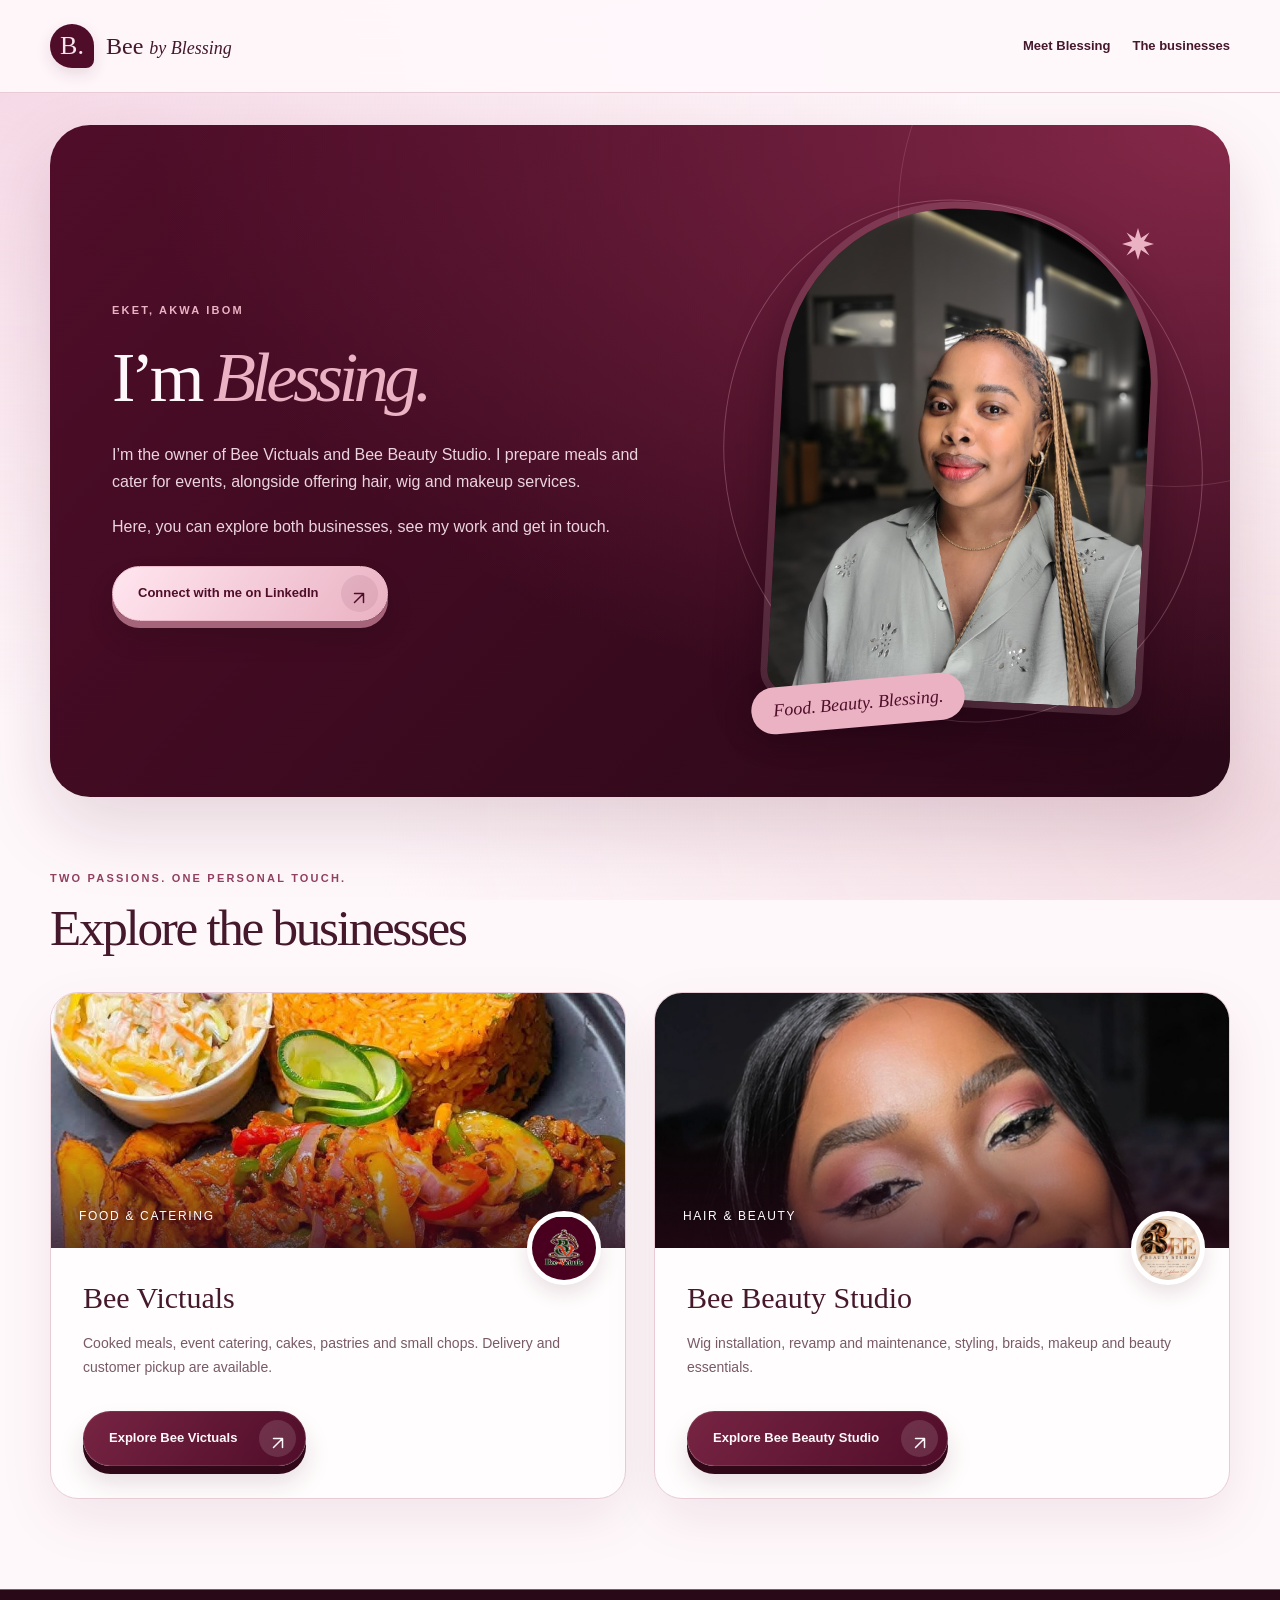
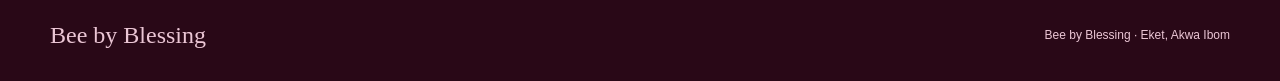
<file: index.html>
<!DOCTYPE html>
<html lang="en">
<head>
  <meta charset="UTF-8">
  <meta name="viewport" content="width=device-width, initial-scale=1.0">

  <meta
    name="description"
    content="Meet Blessing and explore Bee Victuals and Bee Beauty Studio in Eket, Akwa Ibom."
  >

  <title>Bee by Blessing | Food &amp; Beauty</title>

  <link rel="stylesheet" href="styles.css?v=2">
  <script src="script.js" defer></script>
</head>

<body class="page-index">
  <header class="site-header">
    <div class="container header-content">
      <a class="brand" href="index.html">
        <span class="brand-mark" aria-hidden="true">B.</span>
        <span>Bee <i>by Blessing</i></span>
      </a>

      <nav aria-label="Main navigation">
        <a href="#about">Meet Blessing</a>
        <a href="#businesses">The businesses</a>
      </nav>
    </div>
  </header>

  <main>
    <section
      class="intro container"
      id="about"
      aria-labelledby="intro-title"
    >
      <div class="intro-copy reveal">
        <p class="eyebrow">Eket, Akwa Ibom</p>

        <h1 id="intro-title">
          I’m <em>Blessing.</em>
        </h1>

        <p>
          I’m the owner of Bee Victuals and Bee Beauty Studio.
          I prepare meals and cater for events, alongside offering
          hair, wig and makeup services.
        </p>

        <p>
          Here, you can explore both businesses, see my work
          and get in touch.
        </p>

        <a
          class="button"
          href="https://www.linkedin.com/in/blessing-michael-032a00291"
          target="_blank"
          rel="noopener noreferrer"
        >
          <span>Connect with me on LinkedIn</span>
          <span class="button-arrow" aria-hidden="true">↗</span>
        </a>
      </div>

      <div class="hero-visual">
        <div class="image-halo" aria-hidden="true"></div>

        <div class="hero-image-wrap">
          <img
            class="owner-photo"
            src="BLESSING'S PHOTO.jpg"
            alt="Blessing, owner of Bee Victuals and Bee Beauty Studio"
            width="480"
            height="640"
          >
        </div>

        <span class="image-badge">Food. Beauty. Blessing.</span>
        <span class="image-spark" aria-hidden="true">✳</span>
      </div>
    </section>

    <section
      class="businesses container"
      id="businesses"
      aria-labelledby="businesses-title"
    >
      <div class="section-heading reveal">
        <p class="eyebrow">Two passions. One personal touch.</p>
        <h2 id="businesses-title">Explore the businesses</h2>
      </div>

      <div class="business-grid">
        <article class="business-card reveal">
          <div class="business-cover">
            <img
              src="BEE VICTUALS PICTURES/PHOTO-2026-10-02-22-13-39.jpg"
              alt="Rice, plantain and sauced meat"
              loading="lazy"
            >

            <span>Food &amp; catering</span>
          </div>

          <img
            class="business-logo"
            src="BEE VICTUALS LOGO.jpg"
            alt="Bee Victuals logo"
            width="180"
            height="180"
            loading="lazy"
          >

          <div class="business-copy">
            <h3>Bee Victuals</h3>

            <p>
              Cooked meals, event catering, cakes, pastries and
              small chops. Delivery and customer pickup are available.
            </p>

            <a class="button" href="food.html">
              <span>Explore Bee Victuals</span>
              <span class="button-arrow" aria-hidden="true">↗</span>
            </a>
          </div>
        </article>

        <article class="business-card reveal">
          <div class="business-cover">
            <img
              src="BEE BEAUTY STUDIO PICTURES/IMG_7529.jpg"
              alt="Pink makeup look by Bee Beauty Studio"
              loading="lazy"
            >

            <span>Hair &amp; beauty</span>
          </div>

          <img
            class="business-logo"
            src="BEE BEAUTY STUDIO LOGO.jpg"
            alt="Bee Beauty Studio logo"
            width="180"
            height="180"
            loading="lazy"
          >

          <div class="business-copy">
            <h3>Bee Beauty Studio</h3>

            <p>
              Wig installation, revamp and maintenance, styling,
              braids, makeup and beauty essentials.
            </p>

            <a class="button" href="beauty.html">
              <span>Explore Bee Beauty Studio</span>
              <span class="button-arrow" aria-hidden="true">↗</span>
            </a>
          </div>
        </article>
      </div>
    </section>
  </main>

  <footer class="site-footer">
    <div class="container footer-content">
      <a href="index.html" class="footer-brand">Bee by Blessing</a>
      <p>Bee by Blessing · Eket, Akwa Ibom</p>
    </div>
  </footer>
</body>
</html>
</file>
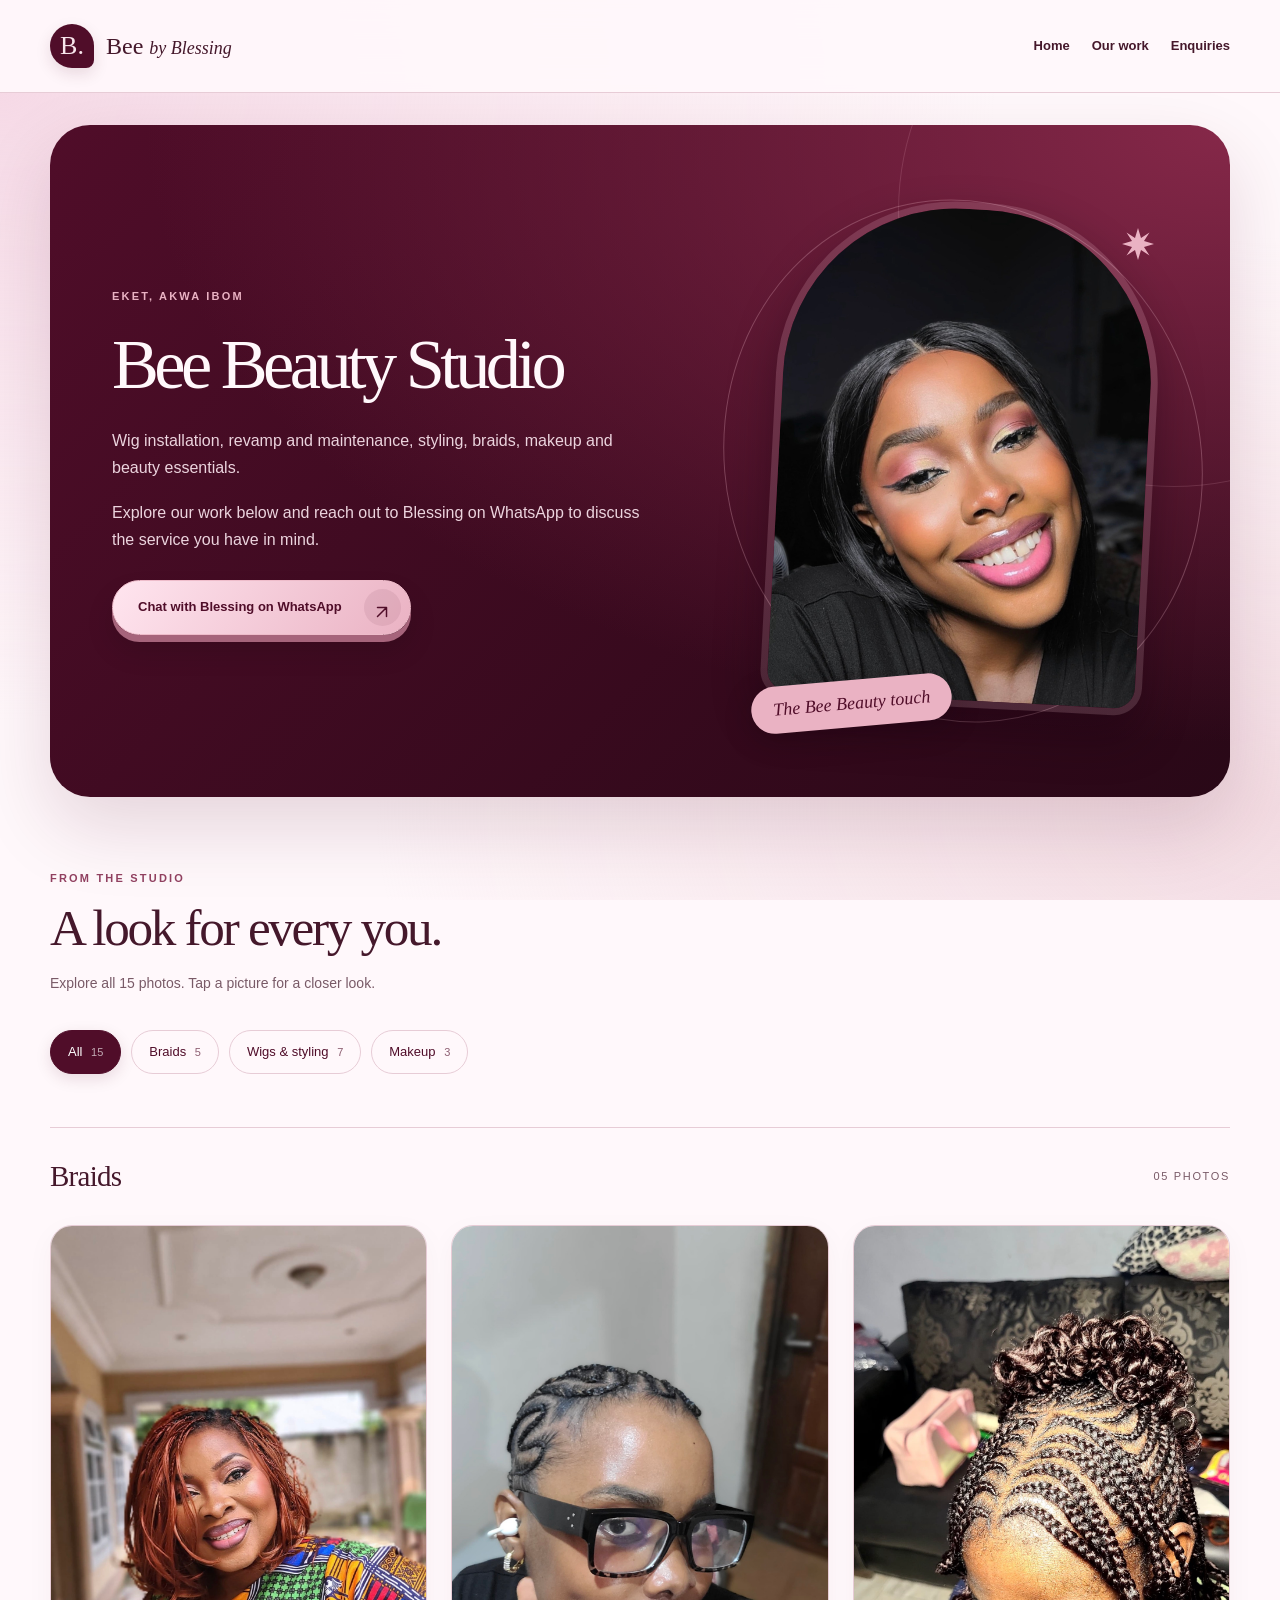
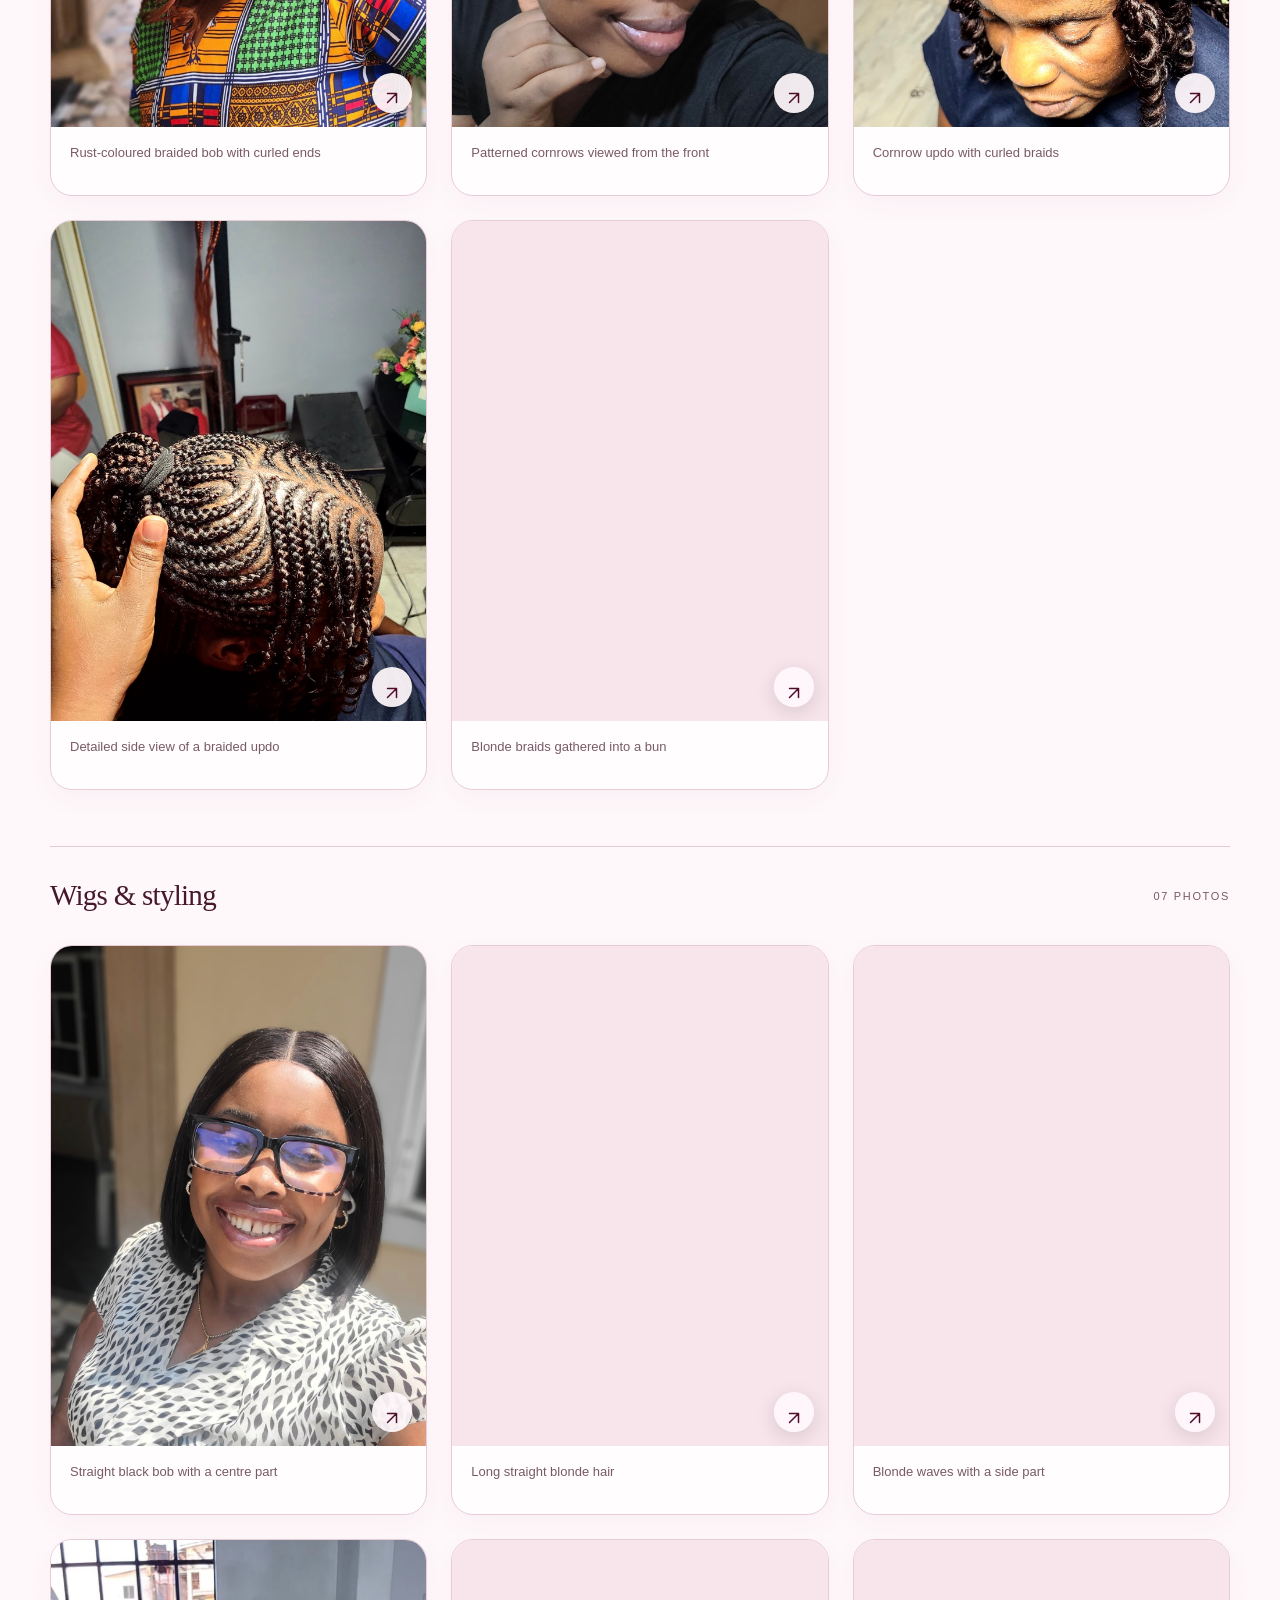
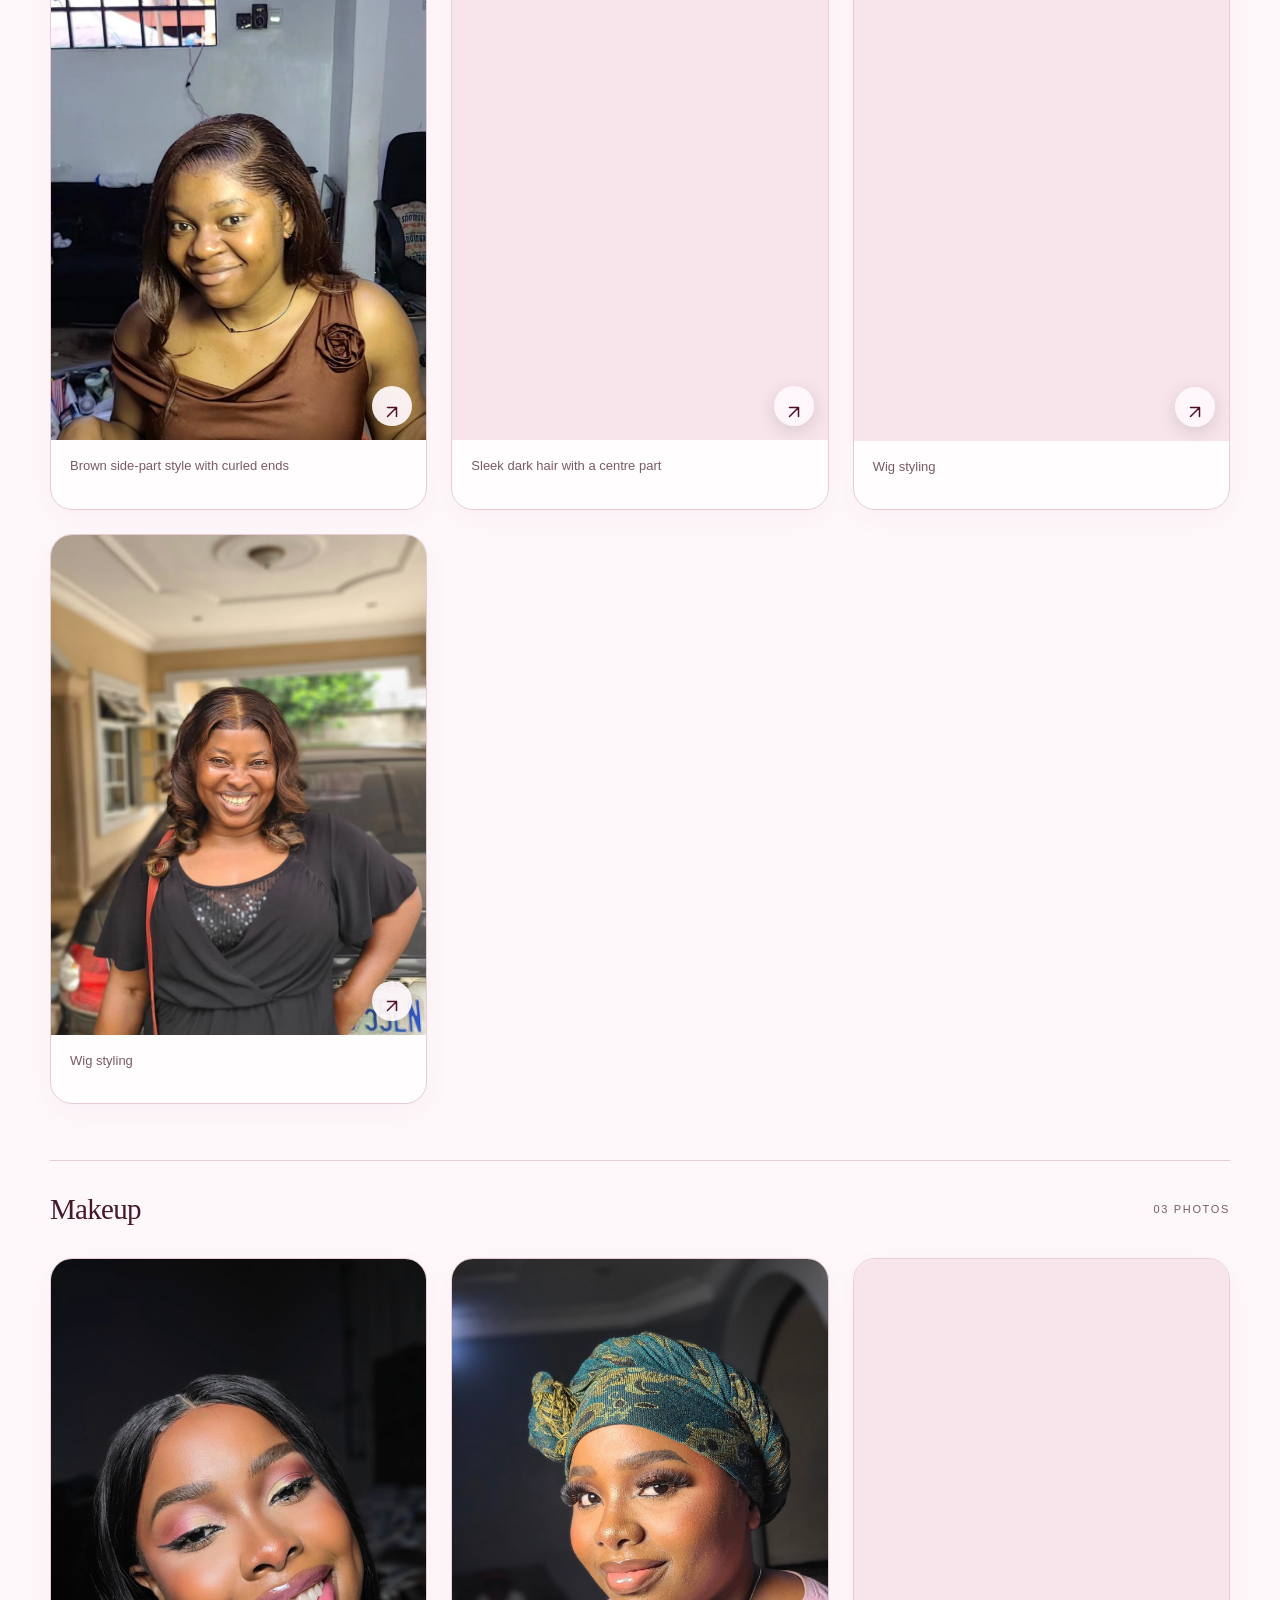
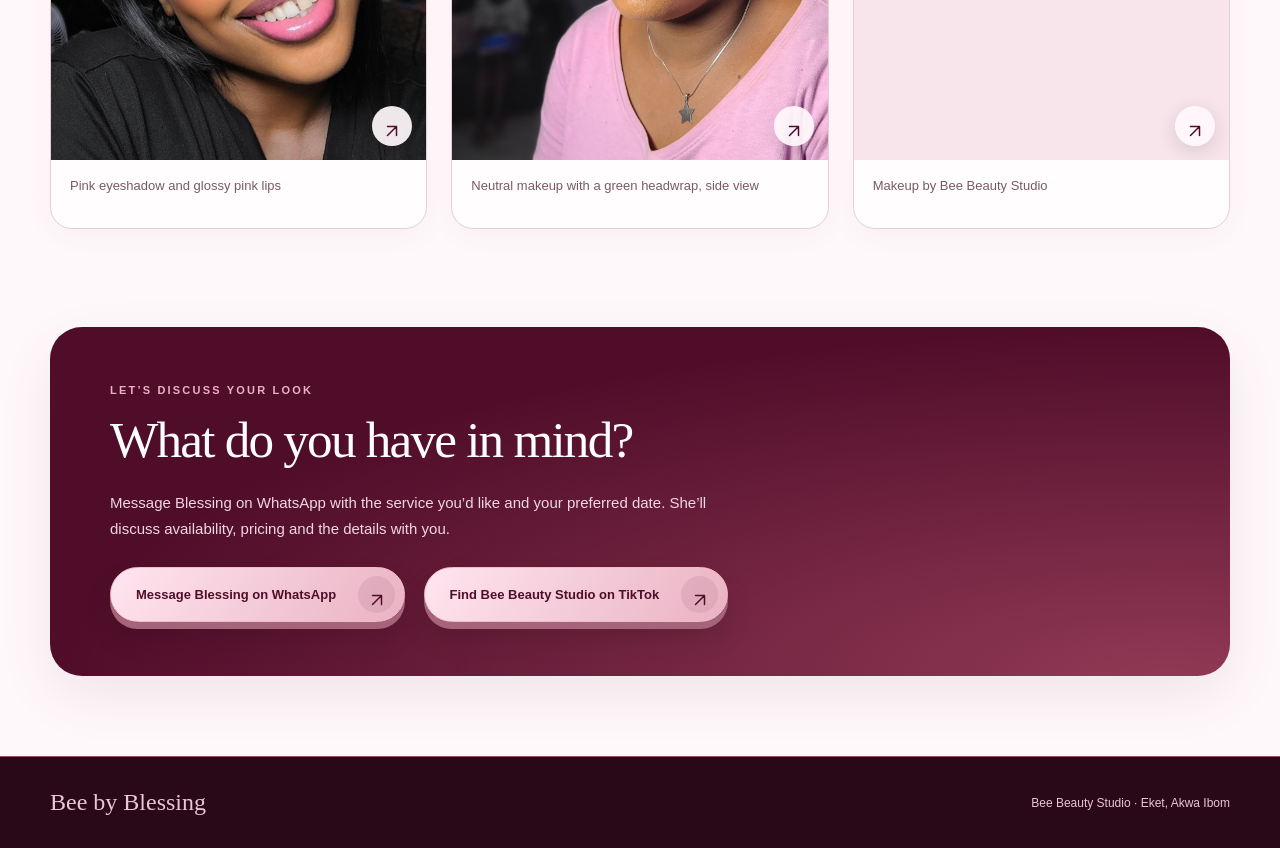
<file: beauty.html>
<!DOCTYPE html>
<html lang="en">
<head>
  <meta charset="UTF-8">
  <meta name="viewport" content="width=device-width, initial-scale=1.0">

  <meta
    name="description"
    content="Explore braids, wig styling and makeup by Bee Beauty Studio in Eket, Akwa Ibom. Contact Blessing on WhatsApp for enquiries."
  >

  <title>Bee Beauty Studio | Bee by Blessing</title>

  <link rel="stylesheet" href="styles.css?v=2">
  <script src="script.js" defer></script>
</head>

<body class="page-beauty">
  <header class="site-header">
    <div class="container header-content">
      <a class="brand" href="index.html">
        <span class="brand-mark" aria-hidden="true">B.</span>
        <span>Bee <i>by Blessing</i></span>
      </a>

      <nav aria-label="Main navigation">
        <a href="index.html">Home</a>
        <a href="#gallery">Our work</a>
        <a href="#contact">Enquiries</a>
      </nav>
    </div>
  </header>

  <main>
    <section
      class="beauty-intro container"
      aria-labelledby="beauty-title"
    >
      <div class="beauty-intro-copy reveal">
        <p class="eyebrow">Eket, Akwa Ibom</p>

        <h1 id="beauty-title">Bee Beauty Studio</h1>

        <p>
          Wig installation, revamp and maintenance, styling,
          braids, makeup and beauty essentials.
        </p>

        <p>
          Explore our work below and reach out to Blessing on
          WhatsApp to discuss the service you have in mind.
        </p>

        <a
          class="button"
          href="https://wa.me/2348067931146?text=Hello%20Blessing%2C%20I%20would%20like%20to%20enquire%20about%20a%20beauty%20service."
          target="_blank"
          rel="noopener noreferrer"
        >
          <span>Chat with Blessing on WhatsApp</span>
          <span class="button-arrow" aria-hidden="true">↗</span>
        </a>
      </div>

      <div class="hero-visual">
        <div class="image-halo" aria-hidden="true"></div>

        <div class="hero-image-wrap">
          <img
            class="beauty-intro-photo"
            src="BEE BEAUTY STUDIO PICTURES/IMG_7529.jpg"
            alt="Pink eye makeup and glossy pink lips by Bee Beauty Studio"
          >
        </div>

        <span class="image-badge">The Bee Beauty touch</span>
        <span class="image-spark" aria-hidden="true">✳</span>
      </div>
    </section>

    <section
      class="gallery container"
      id="gallery"
      aria-labelledby="gallery-title"
    >
      <div class="section-heading reveal">
        <p class="eyebrow">From the studio</p>
        <h2 id="gallery-title">A look for every you.</h2>

        <p class="section-note">
          Explore all 15 photos. Tap a picture for a closer look.
        </p>
      </div>

      <div
        class="gallery-filters"
        role="group"
        aria-label="Gallery categories"
        hidden
      >
        <button
          type="button"
          class="filter active"
          data-filter="all"
          aria-pressed="true"
        >
          All <span>15</span>
        </button>

        <button
          type="button"
          class="filter"
          data-filter="braids"
          aria-pressed="false"
        >
          Braids <span>5</span>
        </button>

        <button
          type="button"
          class="filter"
          data-filter="wigs-styling"
          aria-pressed="false"
        >
          Wigs &amp; styling <span>7</span>
        </button>

        <button
          type="button"
          class="filter"
          data-filter="makeup"
          aria-pressed="false"
        >
          Makeup <span>3</span>
        </button>
      </div>

      <p class="gallery-status sr-only" aria-live="polite"></p>

      <!-- Braids -->

      <section
        class="gallery-category"
        id="braids"
        data-category="braids"
        aria-labelledby="braids-title"
      >
        <div class="category-heading reveal">
          <h3 id="braids-title">Braids</h3>
          <span>05 photos</span>
        </div>

        <div class="photo-grid">
          <figure class="photo-card reveal">
            <a
              class="photo-open"
              href="BEE BEAUTY STUDIO PICTURES/IMG_7528.jpg"
              aria-label="Enlarge: Rust-coloured braided bob with curled ends"
            >
              <img
                src="BEE BEAUTY STUDIO PICTURES/IMG_7528.jpg"
                alt="Rust-coloured braided bob with curled ends"
                loading="lazy"
                decoding="async"
              >
              <span class="photo-expand" aria-hidden="true">↗</span>
            </a>

            <figcaption>
              Rust-coloured braided bob with curled ends
            </figcaption>
          </figure>

          <figure class="photo-card reveal">
            <a
              class="photo-open"
              href="BEE BEAUTY STUDIO PICTURES/IMG_7533.jpg"
              aria-label="Enlarge: Patterned cornrows viewed from the front"
            >
              <img
                src="BEE BEAUTY STUDIO PICTURES/IMG_7533.jpg"
                alt="Patterned cornrows viewed from the front"
                loading="lazy"
                decoding="async"
              >
              <span class="photo-expand" aria-hidden="true">↗</span>
            </a>

            <figcaption>
              Patterned cornrows viewed from the front
            </figcaption>
          </figure>

          <figure class="photo-card reveal">
            <a
              class="photo-open"
              href="BEE BEAUTY STUDIO PICTURES/IMG_7534.jpg"
              aria-label="Enlarge: Cornrow updo with curled braids"
            >
              <img
                src="BEE BEAUTY STUDIO PICTURES/IMG_7534.jpg"
                alt="Cornrow updo with curled braids"
                loading="lazy"
                decoding="async"
              >
              <span class="photo-expand" aria-hidden="true">↗</span>
            </a>

            <figcaption>Cornrow updo with curled braids</figcaption>
          </figure>

          <figure class="photo-card reveal">
            <a
              class="photo-open"
              href="BEE BEAUTY STUDIO PICTURES/IMG_7535.jpg"
              aria-label="Enlarge: Detailed side view of a braided updo"
            >
              <img
                src="BEE BEAUTY STUDIO PICTURES/IMG_7535.jpg"
                alt="Detailed side view of a braided updo"
                loading="lazy"
                decoding="async"
              >
              <span class="photo-expand" aria-hidden="true">↗</span>
            </a>

            <figcaption>
              Detailed side view of a braided updo
            </figcaption>
          </figure>

          <figure class="photo-card reveal">
            <a
              class="photo-open"
              href="BEE BEAUTY STUDIO PICTURES/IMG_7539.jpg"
              aria-label="Enlarge: Blonde braids gathered into a bun"
            >
              <img
                src="BEE BEAUTY STUDIO PICTURES/IMG_7539.jpg"
                alt="Blonde braids gathered into a bun"
                loading="lazy"
                decoding="async"
              >
              <span class="photo-expand" aria-hidden="true">↗</span>
            </a>

            <figcaption>Blonde braids gathered into a bun</figcaption>
          </figure>
        </div>
      </section>

      <!-- Wigs and styling -->

      <section
        class="gallery-category"
        id="wigs-styling"
        data-category="wigs-styling"
        aria-labelledby="wigs-styling-title"
      >
        <div class="category-heading reveal">
          <h3 id="wigs-styling-title">Wigs &amp; styling</h3>
          <span>07 photos</span>
        </div>

        <div class="photo-grid">
          <figure class="photo-card reveal">
            <a
              class="photo-open"
              href="BEE BEAUTY STUDIO PICTURES/IMG_7538.jpg"
              aria-label="Enlarge: Straight black bob with a centre part"
            >
              <img
                src="BEE BEAUTY STUDIO PICTURES/IMG_7538.jpg"
                alt="Straight black bob with a centre part"
                loading="lazy"
                decoding="async"
              >
              <span class="photo-expand" aria-hidden="true">↗</span>
            </a>

            <figcaption>
              Straight black bob with a centre part
            </figcaption>
          </figure>

          <figure class="photo-card reveal">
            <a
              class="photo-open"
              href="BEE BEAUTY STUDIO PICTURES/IMG_7540.jpg"
              aria-label="Enlarge: Long straight blonde hair"
            >
              <img
                src="BEE BEAUTY STUDIO PICTURES/IMG_7540.jpg"
                alt="Long straight blonde hair"
                loading="lazy"
                decoding="async"
              >
              <span class="photo-expand" aria-hidden="true">↗</span>
            </a>

            <figcaption>Long straight blonde hair</figcaption>
          </figure>

          <figure class="photo-card reveal">
            <a
              class="photo-open"
              href="BEE BEAUTY STUDIO PICTURES/IMG_7542.jpg"
              aria-label="Enlarge: Blonde waves with a side part"
            >
              <img
                src="BEE BEAUTY STUDIO PICTURES/IMG_7542.jpg"
                alt="Blonde waves with a side part"
                loading="lazy"
                decoding="async"
              >
              <span class="photo-expand" aria-hidden="true">↗</span>
            </a>

            <figcaption>Blonde waves with a side part</figcaption>
          </figure>

          <figure class="photo-card reveal">
            <a
              class="photo-open"
              href="BEE BEAUTY STUDIO PICTURES/IMG_7543.jpg"
              aria-label="Enlarge: Brown side-part style with curled ends"
            >
              <img
                src="BEE BEAUTY STUDIO PICTURES/IMG_7543.jpg"
                alt="Brown side-part style with curled ends"
                loading="lazy"
                decoding="async"
              >
              <span class="photo-expand" aria-hidden="true">↗</span>
            </a>

            <figcaption>
              Brown side-part style with curled ends
            </figcaption>
          </figure>

          <figure class="photo-card reveal">
            <a
              class="photo-open"
              href="BEE BEAUTY STUDIO PICTURES/IMG_7545.jpg"
              aria-label="Enlarge: Sleek dark hair with a centre part"
            >
              <img
                src="BEE BEAUTY STUDIO PICTURES/IMG_7545.jpg"
                alt="Sleek dark hair with a centre part"
                loading="lazy"
                decoding="async"
              >
              <span class="photo-expand" aria-hidden="true">↗</span>
            </a>

            <figcaption>Sleek dark hair with a centre part</figcaption>
          </figure>

          <figure class="photo-card reveal">
            <a
              class="photo-open"
              href="BEE BEAUTY STUDIO PICTURES/1- Wigging.jpeg"
              aria-label="Enlarge: Wig styling by Bee Beauty Studio, first look"
            >
              <img
                src="BEE BEAUTY STUDIO PICTURES/1- Wigging.jpeg"
                alt="Wig styling by Bee Beauty Studio, first look"
                loading="lazy"
                decoding="async"
              >
              <span class="photo-expand" aria-hidden="true">↗</span>
            </a>

            <figcaption>Wig styling</figcaption>
          </figure>

          <figure class="photo-card reveal">
            <a
              class="photo-open"
              href="BEE BEAUTY STUDIO PICTURES/2- Wigging.jpeg"
              aria-label="Enlarge: Wig styling by Bee Beauty Studio, second look"
            >
              <img
                src="BEE BEAUTY STUDIO PICTURES/2- Wigging.jpeg"
                alt="Wig styling by Bee Beauty Studio, second look"
                loading="lazy"
                decoding="async"
              >
              <span class="photo-expand" aria-hidden="true">↗</span>
            </a>

            <figcaption>Wig styling</figcaption>
          </figure>
        </div>
      </section>

      <!-- Makeup -->

      <section
        class="gallery-category"
        id="makeup"
        data-category="makeup"
        aria-labelledby="makeup-title"
      >
        <div class="category-heading reveal">
          <h3 id="makeup-title">Makeup</h3>
          <span>03 photos</span>
        </div>

        <div class="photo-grid">
          <figure class="photo-card reveal">
            <a
              class="photo-open"
              href="BEE BEAUTY STUDIO PICTURES/IMG_7529.jpg"
              aria-label="Enlarge: Pink eyeshadow and glossy pink lips"
            >
              <img
                src="BEE BEAUTY STUDIO PICTURES/IMG_7529.jpg"
                alt="Pink eyeshadow and glossy pink lips"
                loading="lazy"
                decoding="async"
              >
              <span class="photo-expand" aria-hidden="true">↗</span>
            </a>

            <figcaption>Pink eyeshadow and glossy pink lips</figcaption>
          </figure>

          <figure class="photo-card reveal">
            <a
              class="photo-open"
              href="BEE BEAUTY STUDIO PICTURES/IMG_7536.jpg"
              aria-label="Enlarge: Neutral makeup with a green headwrap, side view"
            >
              <img
                src="BEE BEAUTY STUDIO PICTURES/IMG_7536.jpg"
                alt="Neutral makeup with a green headwrap, side view"
                loading="lazy"
                decoding="async"
              >
              <span class="photo-expand" aria-hidden="true">↗</span>
            </a>

            <figcaption>
              Neutral makeup with a green headwrap, side view
            </figcaption>
          </figure>

          <figure class="photo-card reveal">
            <a
              class="photo-open"
              href="BEE BEAUTY STUDIO PICTURES/1- Makeup.jpeg"
              aria-label="Enlarge: Makeup by Bee Beauty Studio"
            >
              <img
                src="BEE BEAUTY STUDIO PICTURES/1- Makeup.jpeg"
                alt="Makeup by Bee Beauty Studio"
                loading="lazy"
                decoding="async"
              >
              <span class="photo-expand" aria-hidden="true">↗</span>
            </a>

            <figcaption>Makeup by Bee Beauty Studio</figcaption>
          </figure>
        </div>
      </section>
    </section>

    <section
      class="contact-panel container reveal"
      id="contact"
      aria-labelledby="contact-title"
    >
      <p class="eyebrow">Let’s discuss your look</p>
      <h2 id="contact-title">What do you have in mind?</h2>

      <p>
        Message Blessing on WhatsApp with the service you’d like
        and your preferred date. She’ll discuss availability,
        pricing and the details with you.
      </p>

      <a
        class="button"
        href="https://wa.me/2348067931146?text=Hello%20Blessing%2C%20I%20would%20like%20to%20enquire%20about%20a%20beauty%20service."
        target="_blank"
        rel="noopener noreferrer"
      >
        <span>Message Blessing on WhatsApp</span>
        <span class="button-arrow" aria-hidden="true">↗</span>
      </a>

      <a
        class="button"
        href="https://www.tiktok.com/@beebeauty_studio?_r=1&amp;_t=ZS-9AS76QxqmhO"
        target="_blank"
        rel="noopener noreferrer"
      >
        <span>Find Bee Beauty Studio on TikTok</span>
        <span class="button-arrow" aria-hidden="true">↗</span>
      </a>
    </section>
  </main>

  <footer class="site-footer">
    <div class="container footer-content">
      <a href="index.html" class="footer-brand">Bee by Blessing</a>
      <p>Bee Beauty Studio · Eket, Akwa Ibom</p>
    </div>
  </footer>

  <dialog class="lightbox" aria-label="Photo viewer">
    <div class="lightbox-toolbar">
      <span class="lightbox-count"></span>

      <button
        type="button"
        class="lightbox-close"
        aria-label="Close photo viewer"
      >
        ×
      </button>
    </div>

    <div class="lightbox-stage">
      <button
        type="button"
        class="lightbox-prev"
        aria-label="Previous photo"
      >
        ‹
      </button>

      <img class="lightbox-image" alt="">

      <button
        type="button"
        class="lightbox-next"
        aria-label="Next photo"
      >
        ›
      </button>
    </div>

    <p class="lightbox-caption"></p>
  </dialog>
</body>
</html>
</file>
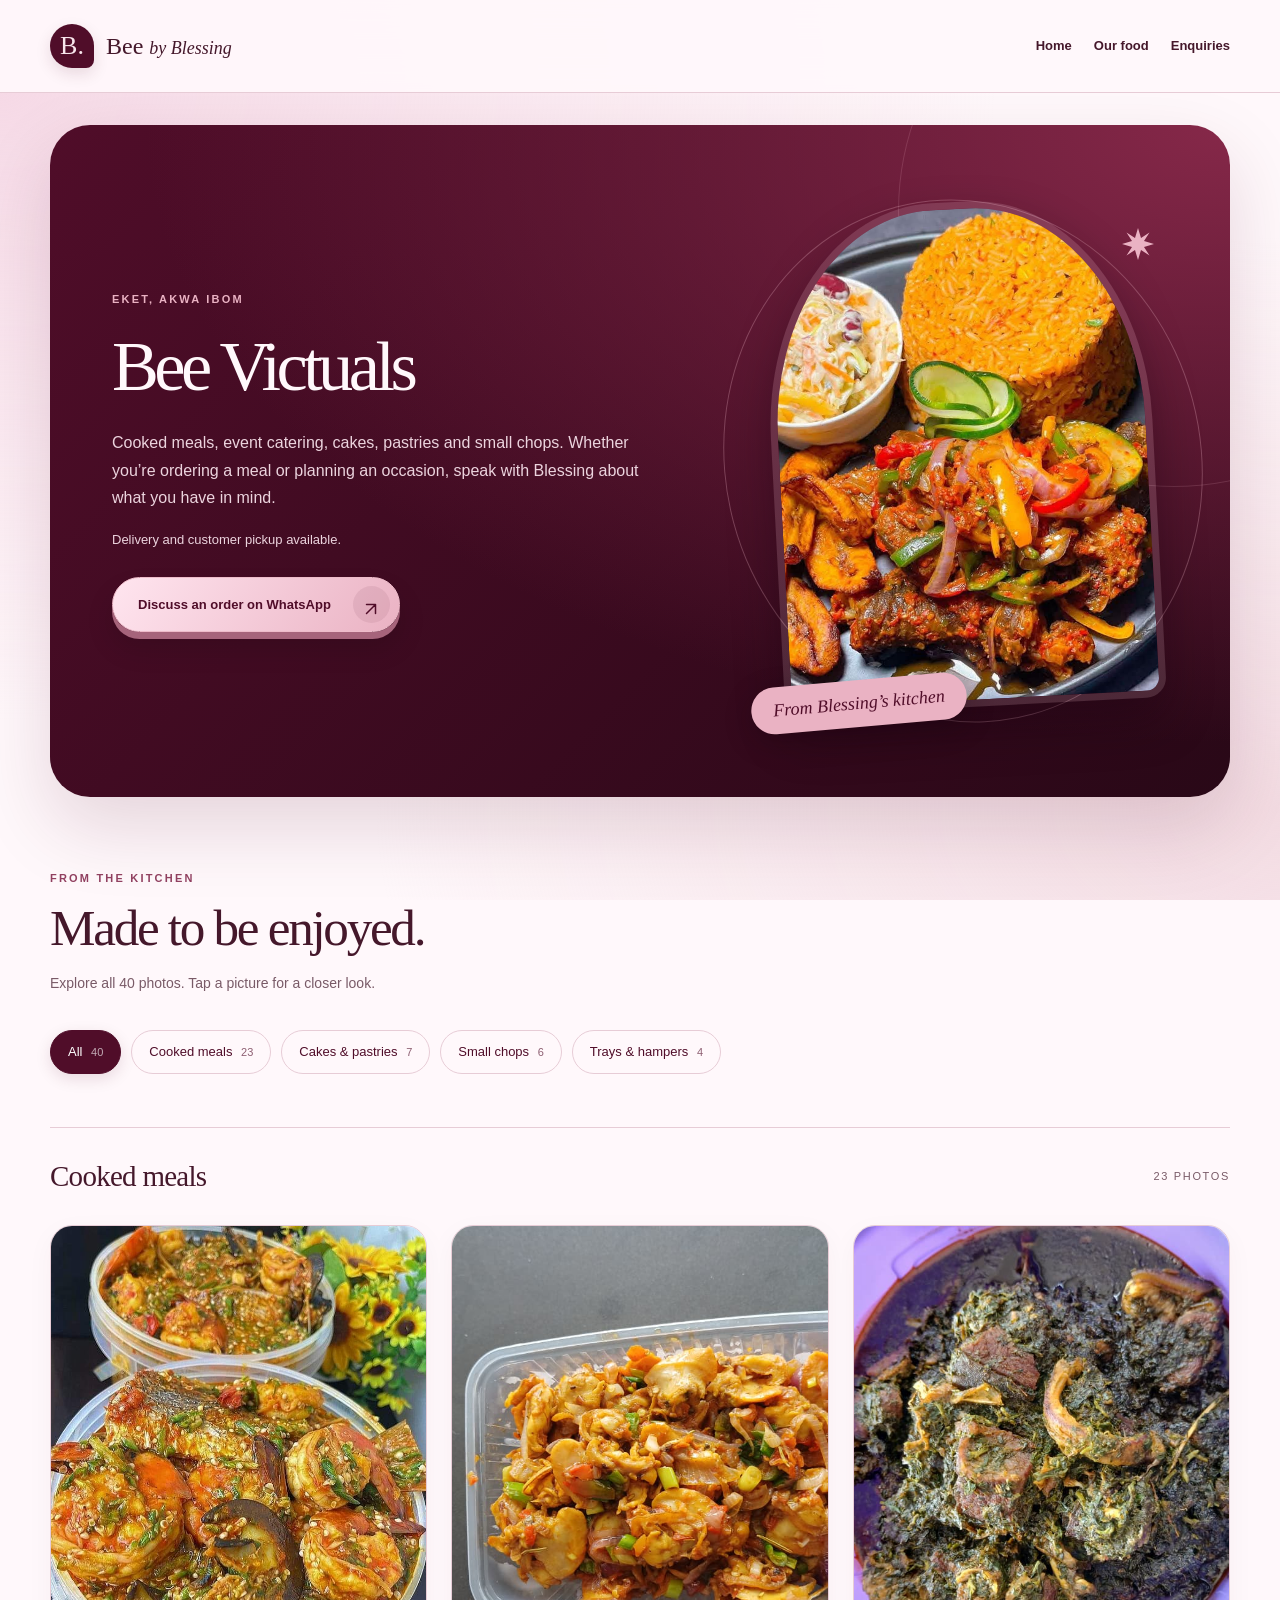
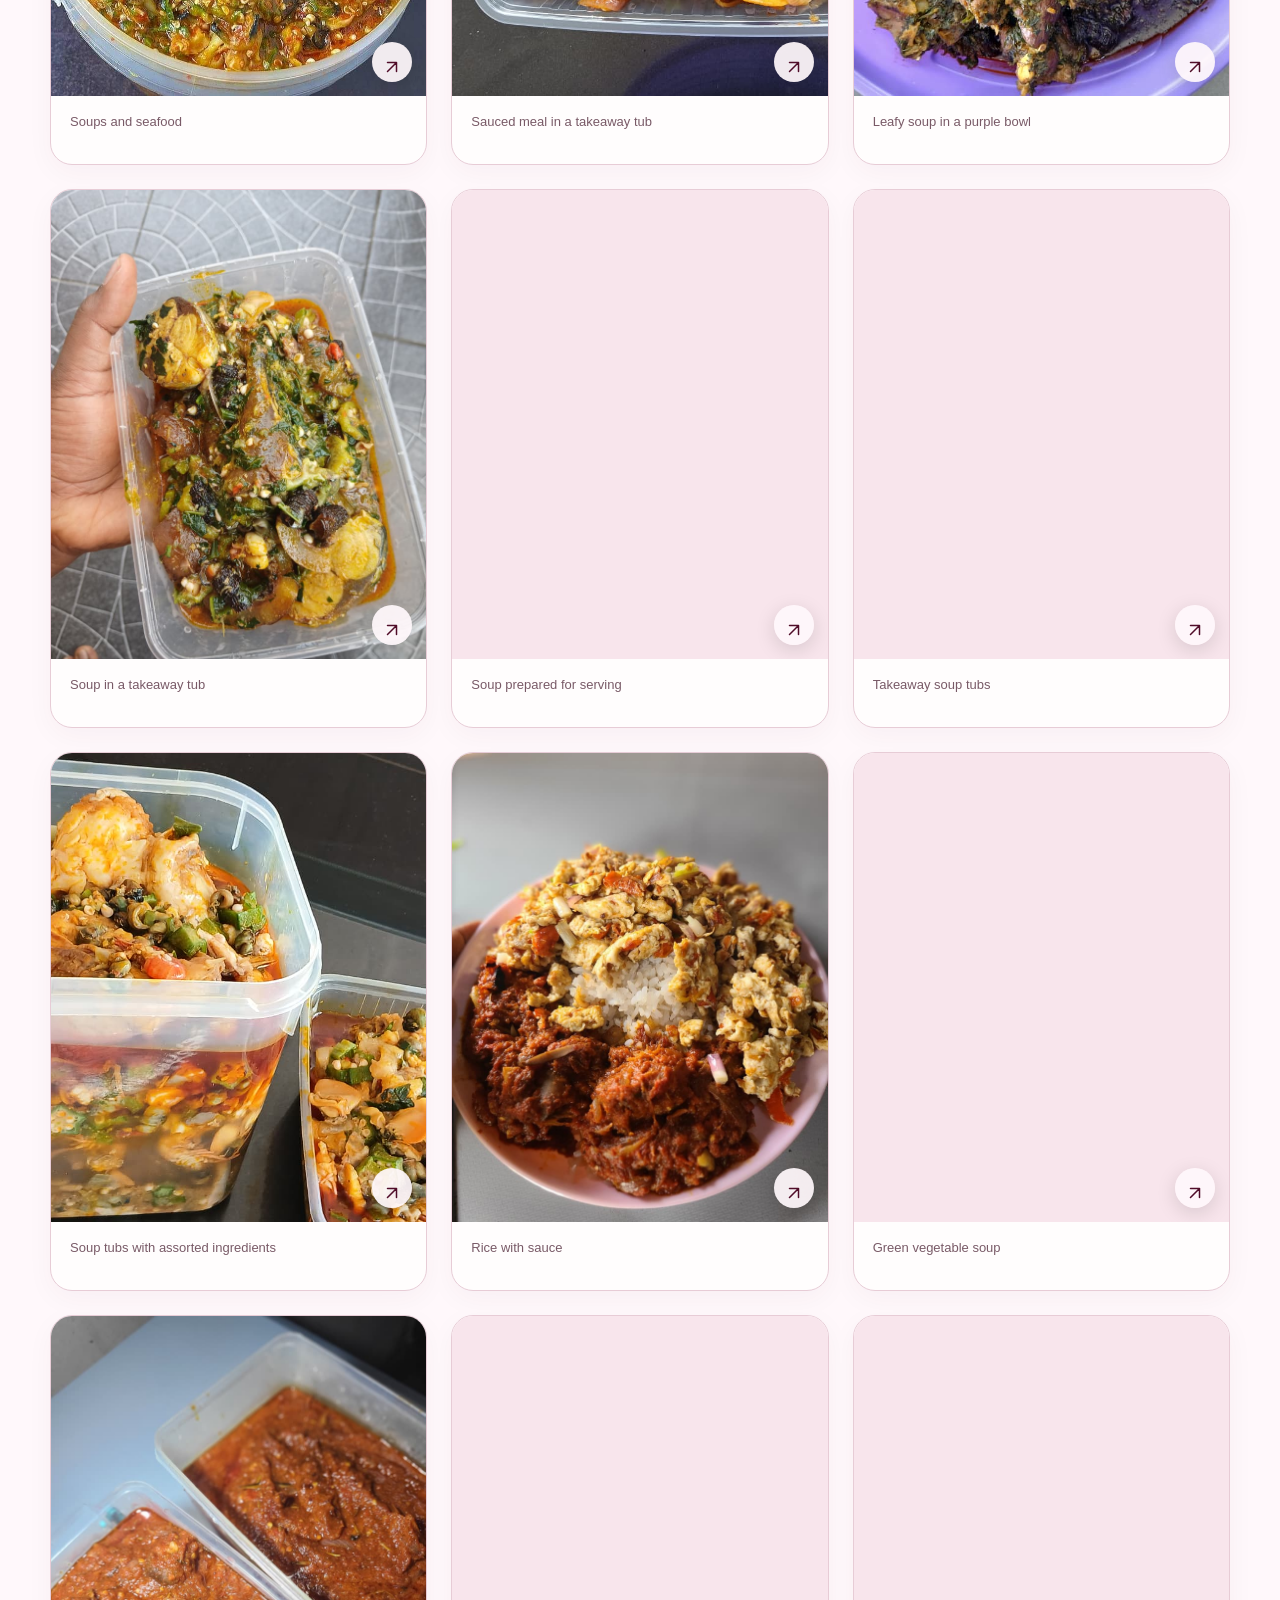
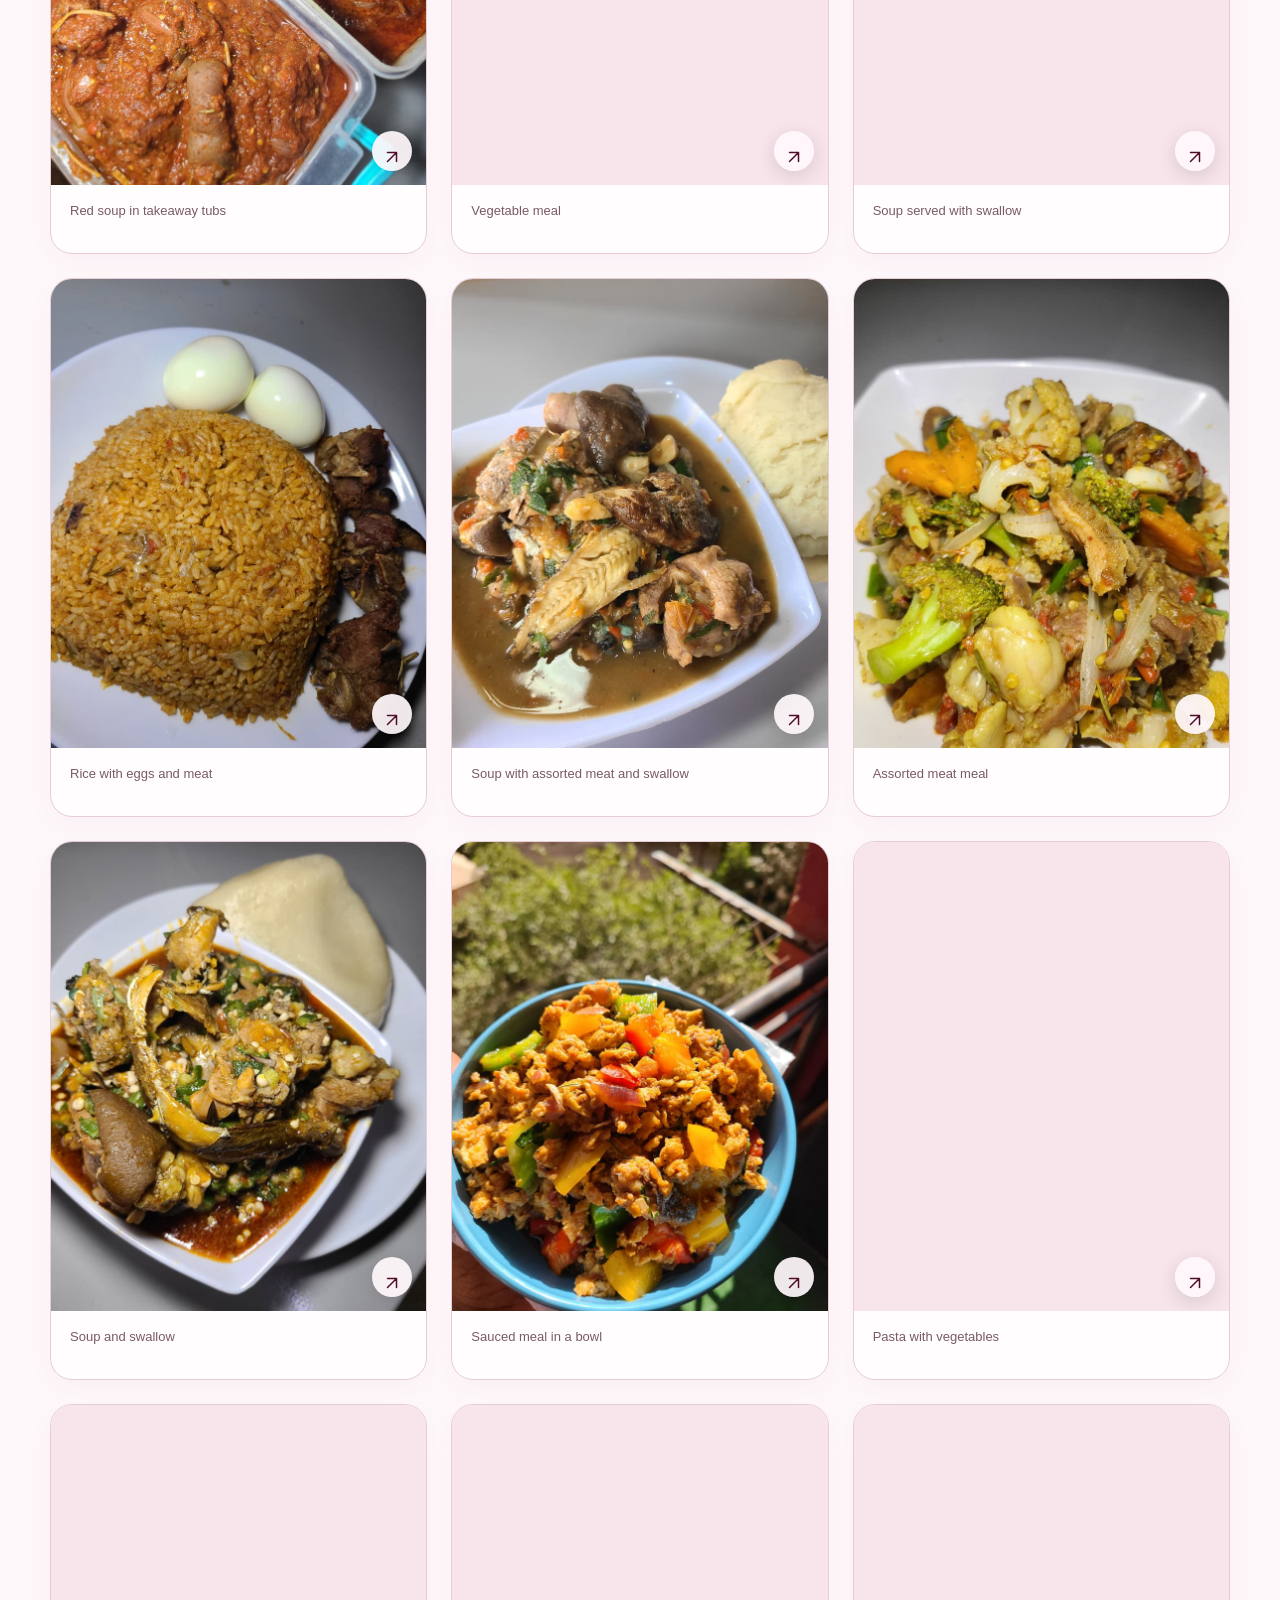
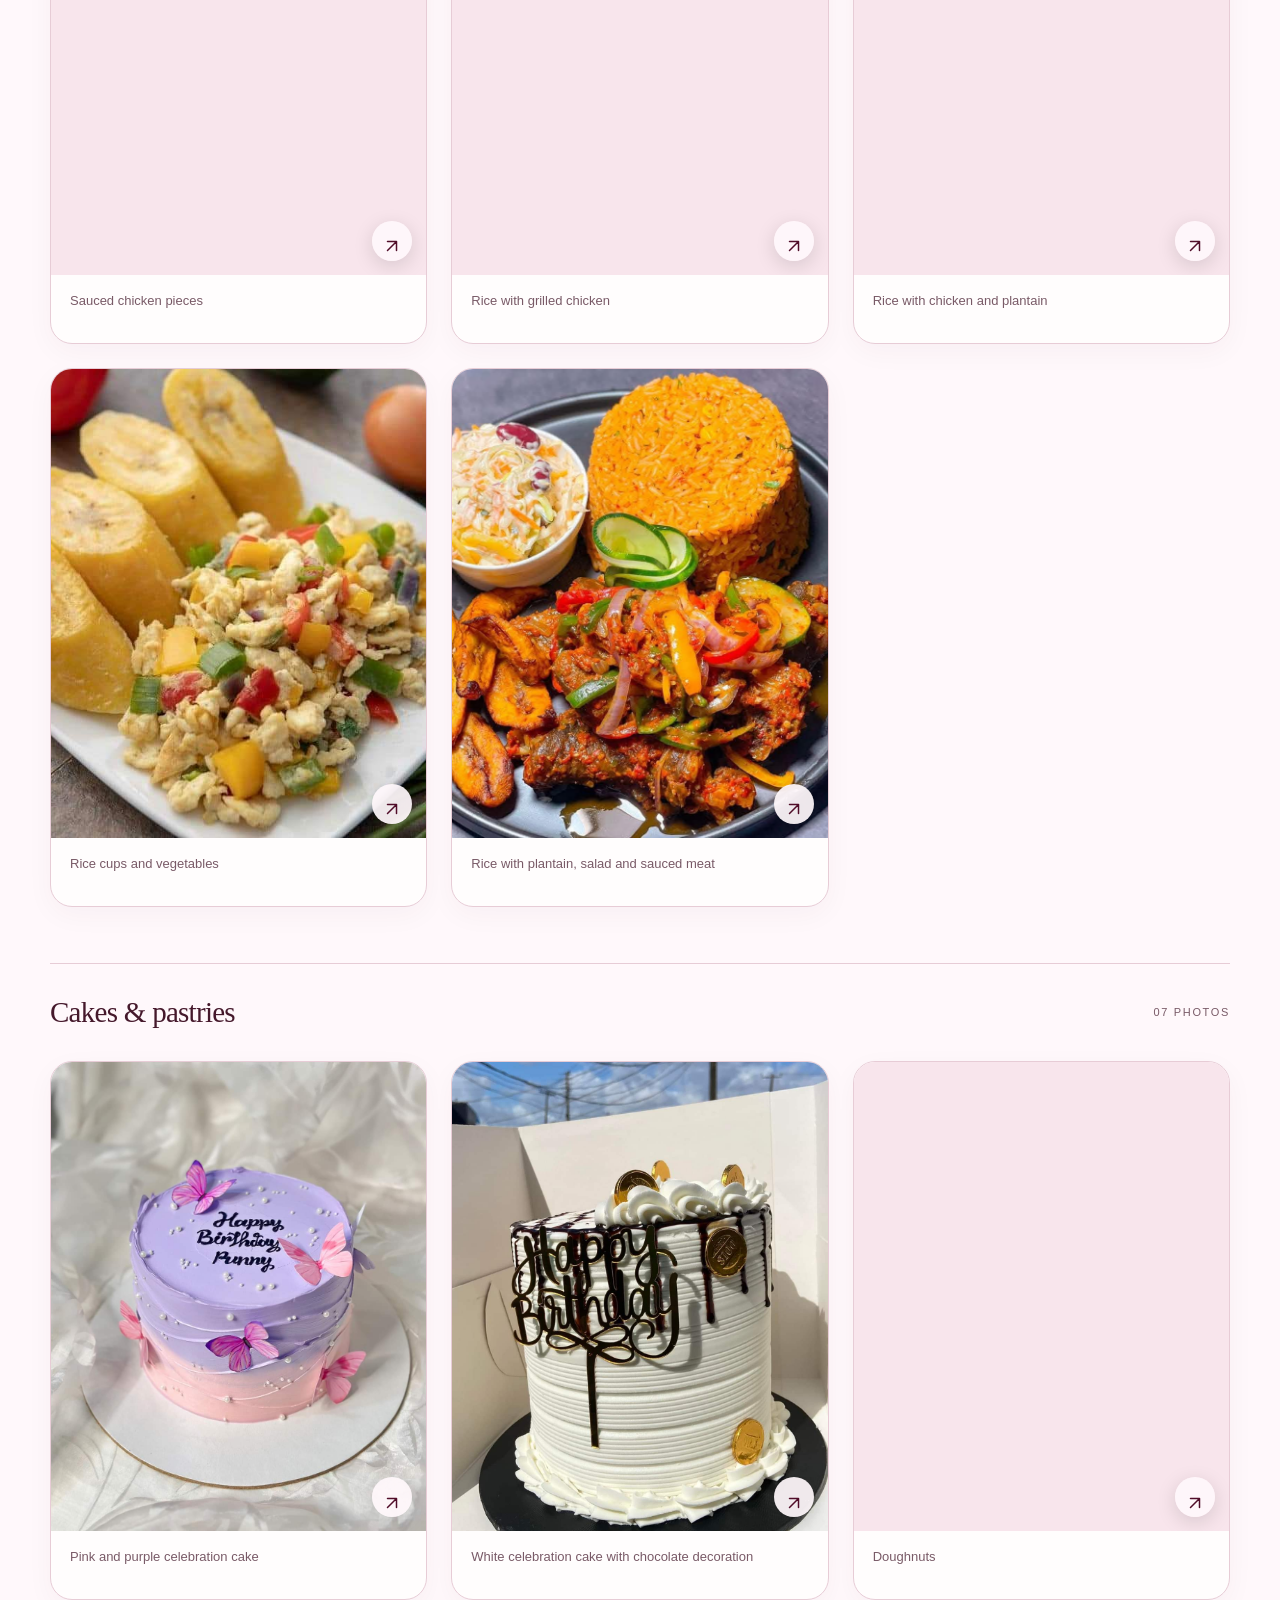
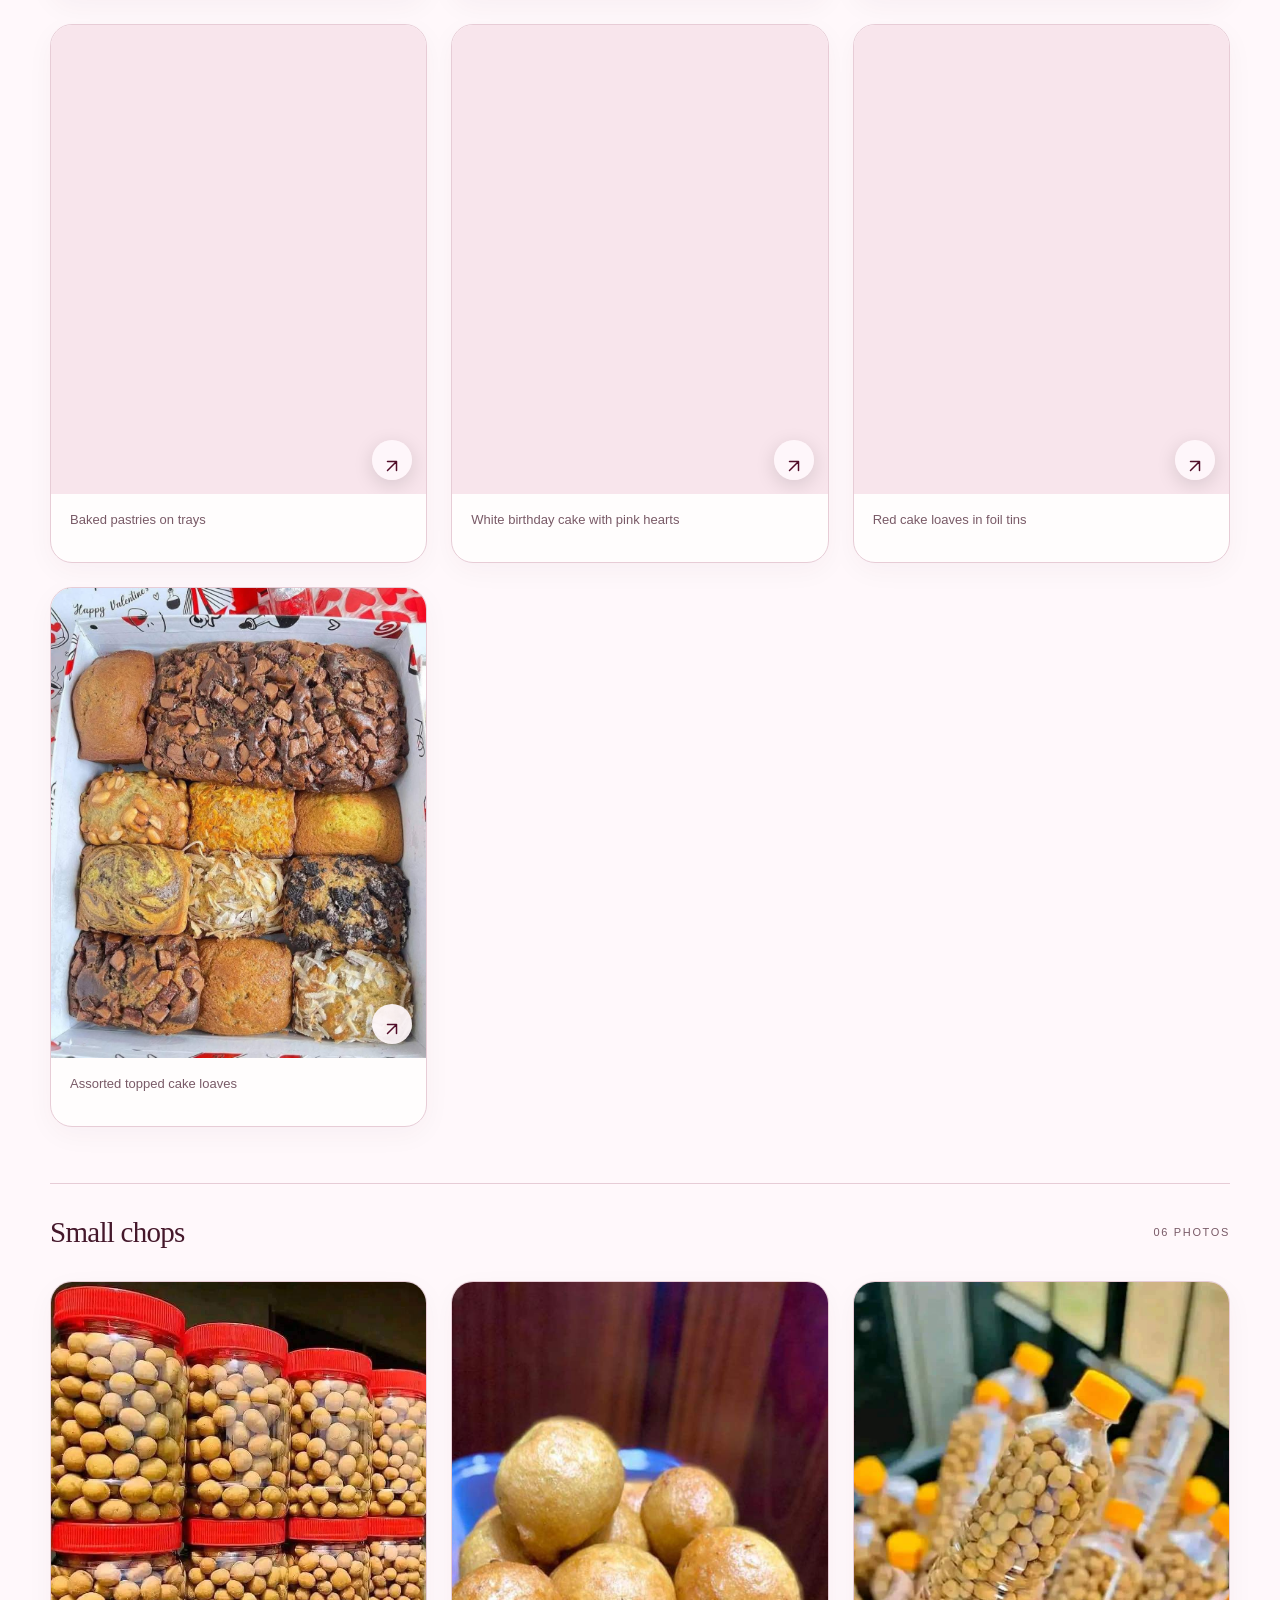
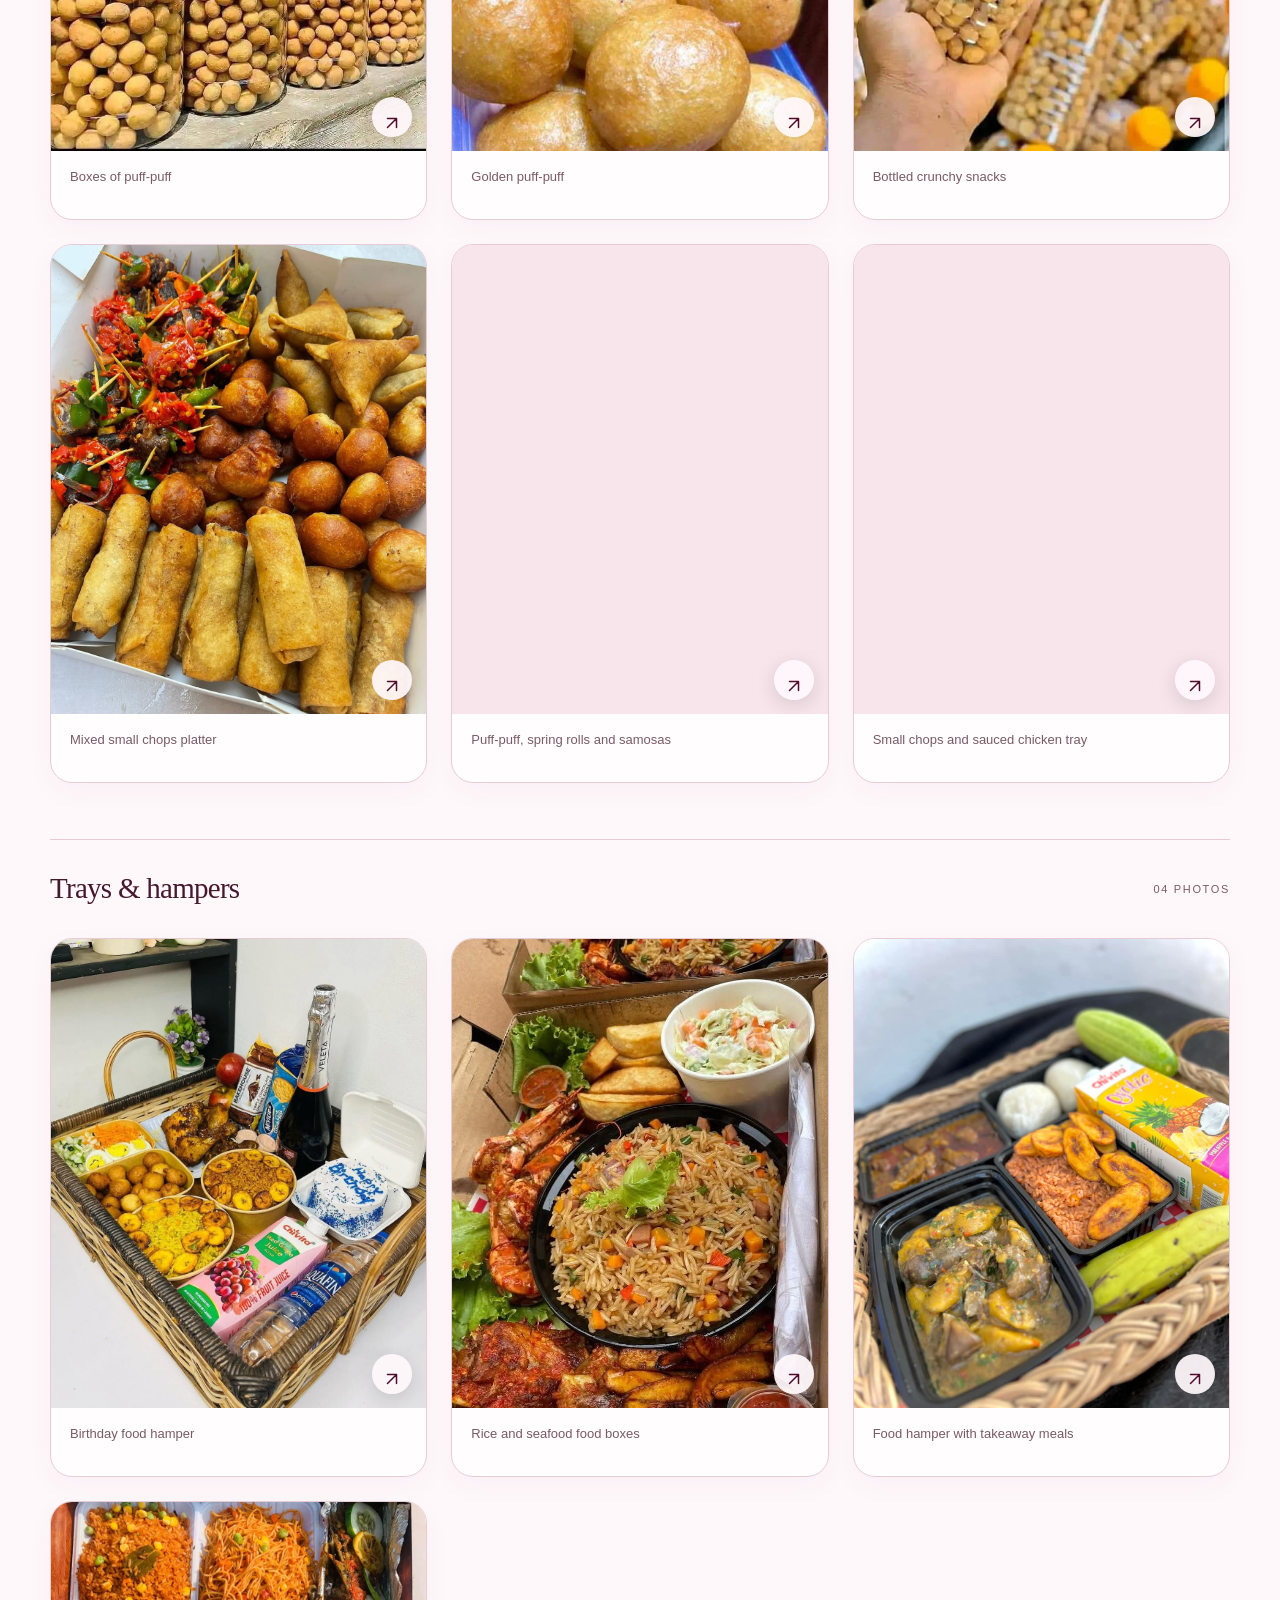
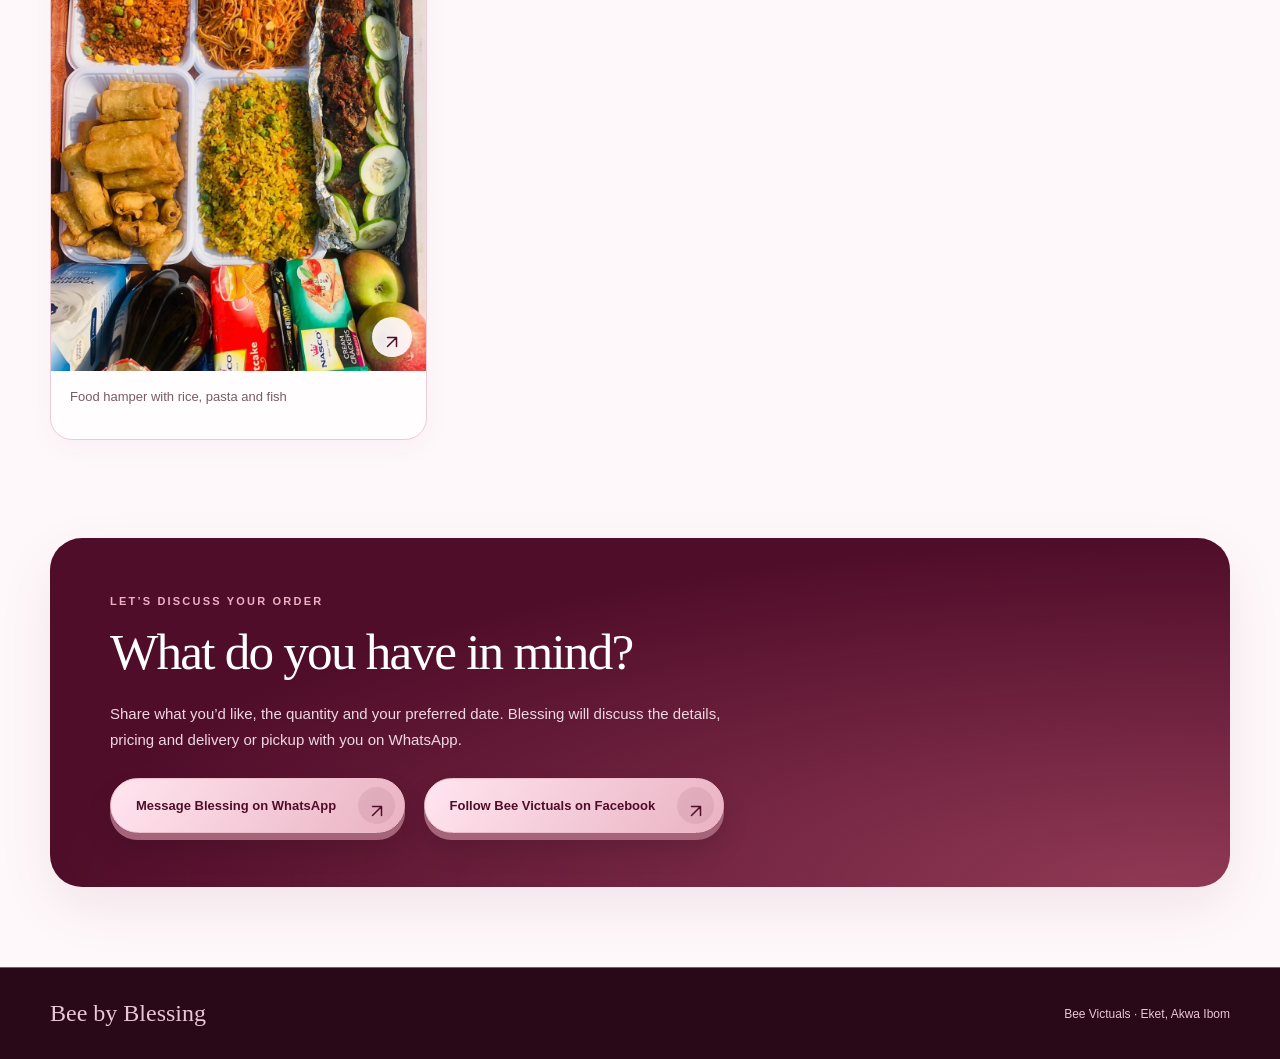
<file: food.html>
<!DOCTYPE html>
<html lang="en">
<head>
  <meta charset="UTF-8">
  <meta name="viewport" content="width=device-width, initial-scale=1.0">

  <meta
    name="description"
    content="Explore cooked meals, cakes, pastries, small chops and food hampers from Bee Victuals in Eket, Akwa Ibom."
  >

  <title>Bee Victuals | Bee by Blessing</title>

  <link rel="stylesheet" href="styles.css?v=2">
  <script src="script.js" defer></script>
</head>

<body class="page-food">
  <header class="site-header">
    <div class="container header-content">
      <a class="brand" href="index.html">
        <span class="brand-mark" aria-hidden="true">B.</span>
        <span>Bee <i>by Blessing</i></span>
      </a>

      <nav aria-label="Main navigation">
        <a href="index.html">Home</a>
        <a href="#gallery">Our food</a>
        <a href="#contact">Enquiries</a>
      </nav>
    </div>
  </header>

  <main>
    <section
      class="food-intro container"
      aria-labelledby="food-title"
    >
      <div class="food-intro-copy reveal">
        <p class="eyebrow">Eket, Akwa Ibom</p>

        <h1 id="food-title">Bee Victuals</h1>

        <p>
          Cooked meals, event catering, cakes, pastries and small chops.
          Whether you’re ordering a meal or planning an occasion,
          speak with Blessing about what you have in mind.
        </p>

        <p class="service-note">
          Delivery and customer pickup available.
        </p>

        <a
          class="button"
          href="https://wa.me/2349075301263?text=Hello%20Blessing%2C%20I%20would%20like%20to%20discuss%20a%20food%20order."
        >
          <span>Discuss an order on WhatsApp</span>
          <span class="button-arrow" aria-hidden="true">↗</span>
        </a>
      </div>

      <div class="hero-visual">
        <div class="image-halo" aria-hidden="true"></div>

        <div class="hero-image-wrap">
          <img
            class="food-intro-photo"
            src="BEE VICTUALS PICTURES/PHOTO-2026-10-02-22-13-39.jpg"
            alt="Rice served with plantain, salad and sauced meat"
            width="944"
            height="974"
          >
        </div>

        <span class="image-badge">From Blessing’s kitchen</span>
        <span class="image-spark" aria-hidden="true">✳</span>
      </div>
    </section>

    <section
      class="gallery container"
      id="gallery"
      aria-labelledby="gallery-title"
    >
      <div class="section-heading reveal">
        <p class="eyebrow">From the kitchen</p>
        <h2 id="gallery-title">Made to be enjoyed.</h2>

        <p class="section-note">
          Explore all 40 photos. Tap a picture for a closer look.
        </p>
      </div>

      <div
        class="gallery-filters"
        role="group"
        aria-label="Gallery categories"
        hidden
      >
        <button
          type="button"
          class="filter active"
          data-filter="all"
          aria-pressed="true"
        >
          All <span>40</span>
        </button>

        <button
          type="button"
          class="filter"
          data-filter="cooked-meals"
          aria-pressed="false"
        >
          Cooked meals <span>23</span>
        </button>

        <button
          type="button"
          class="filter"
          data-filter="cakes-pastries"
          aria-pressed="false"
        >
          Cakes &amp; pastries <span>7</span>
        </button>

        <button
          type="button"
          class="filter"
          data-filter="small-chops"
          aria-pressed="false"
        >
          Small chops <span>6</span>
        </button>

        <button
          type="button"
          class="filter"
          data-filter="food-hampers"
          aria-pressed="false"
        >
          Trays &amp; hampers <span>4</span>
        </button>
      </div>

      <p class="gallery-status sr-only" aria-live="polite"></p>

      <!-- Cooked meals: 23 photos -->

      <section
        class="gallery-category"
        id="cooked-meals"
        data-category="cooked-meals"
        aria-labelledby="cooked-meals-title"
      >
        <div class="category-heading reveal">
          <h3 id="cooked-meals-title">Cooked meals</h3>
          <span>23 photos</span>
        </div>

        <div class="photo-grid">
          <figure class="photo-card reveal">
            <a class="photo-open"
               href="BEE VICTUALS PICTURES/PHOTO-2026-10-02-20-58-38.jpg"
               aria-label="Enlarge: Soups and seafood">
              <img src="BEE VICTUALS PICTURES/PHOTO-2026-10-02-20-58-38.jpg"
                   alt="Soups and seafood" loading="lazy" decoding="async">
              <span class="photo-expand" aria-hidden="true">↗</span>
            </a>
            <figcaption>Soups and seafood</figcaption>
          </figure>

          <figure class="photo-card reveal">
            <a class="photo-open"
               href="BEE VICTUALS PICTURES/PHOTO-2026-10-02-20-58-40.jpg"
               aria-label="Enlarge: Sauced meal in a takeaway tub">
              <img src="BEE VICTUALS PICTURES/PHOTO-2026-10-02-20-58-40.jpg"
                   alt="Sauced meal in a takeaway tub" loading="lazy" decoding="async">
              <span class="photo-expand" aria-hidden="true">↗</span>
            </a>
            <figcaption>Sauced meal in a takeaway tub</figcaption>
          </figure>

          <figure class="photo-card reveal">
            <a class="photo-open"
               href="BEE VICTUALS PICTURES/PHOTO-2026-10-02-20-58-41.jpg"
               aria-label="Enlarge: Leafy soup in a purple bowl">
              <img src="BEE VICTUALS PICTURES/PHOTO-2026-10-02-20-58-41.jpg"
                   alt="Leafy soup in a purple bowl" loading="lazy" decoding="async">
              <span class="photo-expand" aria-hidden="true">↗</span>
            </a>
            <figcaption>Leafy soup in a purple bowl</figcaption>
          </figure>

          <figure class="photo-card reveal">
            <a class="photo-open"
               href="BEE VICTUALS PICTURES/PHOTO-2026-10-02-20-58-42.jpg"
               aria-label="Enlarge: Soup in a takeaway tub">
              <img src="BEE VICTUALS PICTURES/PHOTO-2026-10-02-20-58-42.jpg"
                   alt="Soup in a takeaway tub" loading="lazy" decoding="async">
              <span class="photo-expand" aria-hidden="true">↗</span>
            </a>
            <figcaption>Soup in a takeaway tub</figcaption>
          </figure>

          <figure class="photo-card reveal">
            <a class="photo-open"
               href="BEE VICTUALS PICTURES/PHOTO-2026-10-02-20-58-42_1.jpg"
               aria-label="Enlarge: Soup prepared for serving">
              <img src="BEE VICTUALS PICTURES/PHOTO-2026-10-02-20-58-42_1.jpg"
                   alt="Soup prepared for serving" loading="lazy" decoding="async">
              <span class="photo-expand" aria-hidden="true">↗</span>
            </a>
            <figcaption>Soup prepared for serving</figcaption>
          </figure>

          <figure class="photo-card reveal">
            <a class="photo-open"
               href="BEE VICTUALS PICTURES/PHOTO-2026-10-02-20-58-43.jpg"
               aria-label="Enlarge: Takeaway soup tubs">
              <img src="BEE VICTUALS PICTURES/PHOTO-2026-10-02-20-58-43.jpg"
                   alt="Takeaway soup tubs" loading="lazy" decoding="async">
              <span class="photo-expand" aria-hidden="true">↗</span>
            </a>
            <figcaption>Takeaway soup tubs</figcaption>
          </figure>

          <figure class="photo-card reveal">
            <a class="photo-open"
               href="BEE VICTUALS PICTURES/PHOTO-2026-10-02-20-58-43_2.jpg"
               aria-label="Enlarge: Soup tubs with assorted ingredients">
              <img src="BEE VICTUALS PICTURES/PHOTO-2026-10-02-20-58-43_2.jpg"
                   alt="Soup tubs with assorted ingredients" loading="lazy" decoding="async">
              <span class="photo-expand" aria-hidden="true">↗</span>
            </a>
            <figcaption>Soup tubs with assorted ingredients</figcaption>
          </figure>

          <figure class="photo-card reveal">
            <a class="photo-open"
               href="BEE VICTUALS PICTURES/PHOTO-2026-10-02-20-58-50.jpg"
               aria-label="Enlarge: Rice with sauce">
              <img src="BEE VICTUALS PICTURES/PHOTO-2026-10-02-20-58-50.jpg"
                   alt="Rice with sauce" loading="lazy" decoding="async">
              <span class="photo-expand" aria-hidden="true">↗</span>
            </a>
            <figcaption>Rice with sauce</figcaption>
          </figure>

          <figure class="photo-card reveal">
            <a class="photo-open"
               href="BEE VICTUALS PICTURES/PHOTO-2026-10-02-20-58-50_1.jpg"
               aria-label="Enlarge: Green vegetable soup">
              <img src="BEE VICTUALS PICTURES/PHOTO-2026-10-02-20-58-50_1.jpg"
                   alt="Green vegetable soup" loading="lazy" decoding="async">
              <span class="photo-expand" aria-hidden="true">↗</span>
            </a>
            <figcaption>Green vegetable soup</figcaption>
          </figure>

          <figure class="photo-card reveal">
            <a class="photo-open"
               href="BEE VICTUALS PICTURES/PHOTO-2026-10-02-20-58-50_2.jpg"
               aria-label="Enlarge: Red soup in takeaway tubs">
              <img src="BEE VICTUALS PICTURES/PHOTO-2026-10-02-20-58-50_2.jpg"
                   alt="Red soup in takeaway tubs" loading="lazy" decoding="async">
              <span class="photo-expand" aria-hidden="true">↗</span>
            </a>
            <figcaption>Red soup in takeaway tubs</figcaption>
          </figure>

          <figure class="photo-card reveal">
            <a class="photo-open"
               href="BEE VICTUALS PICTURES/PHOTO-2026-10-02-20-58-51.jpg"
               aria-label="Enlarge: Vegetable meal">
              <img src="BEE VICTUALS PICTURES/PHOTO-2026-10-02-20-58-51.jpg"
                   alt="Vegetable meal" loading="lazy" decoding="async">
              <span class="photo-expand" aria-hidden="true">↗</span>
            </a>
            <figcaption>Vegetable meal</figcaption>
          </figure>

          <figure class="photo-card reveal">
            <a class="photo-open"
               href="BEE VICTUALS PICTURES/PHOTO-2026-10-02-20-58-52.jpg"
               aria-label="Enlarge: Soup served with swallow">
              <img src="BEE VICTUALS PICTURES/PHOTO-2026-10-02-20-58-52.jpg"
                   alt="Soup served with swallow" loading="lazy" decoding="async">
              <span class="photo-expand" aria-hidden="true">↗</span>
            </a>
            <figcaption>Soup served with swallow</figcaption>
          </figure>

          <figure class="photo-card reveal">
            <a class="photo-open"
               href="BEE VICTUALS PICTURES/PHOTO-2026-10-02-20-58-55.jpg"
               aria-label="Enlarge: Rice with eggs and meat">
              <img src="BEE VICTUALS PICTURES/PHOTO-2026-10-02-20-58-55.jpg"
                   alt="Rice with eggs and meat" loading="lazy" decoding="async">
              <span class="photo-expand" aria-hidden="true">↗</span>
            </a>
            <figcaption>Rice with eggs and meat</figcaption>
          </figure>

          <figure class="photo-card reveal">
            <a class="photo-open"
               href="BEE VICTUALS PICTURES/PHOTO-2026-10-02-20-58-55_1.jpg"
               aria-label="Enlarge: Soup with assorted meat and swallow">
              <img src="BEE VICTUALS PICTURES/PHOTO-2026-10-02-20-58-55_1.jpg"
                   alt="Soup with assorted meat and swallow" loading="lazy" decoding="async">
              <span class="photo-expand" aria-hidden="true">↗</span>
            </a>
            <figcaption>Soup with assorted meat and swallow</figcaption>
          </figure>

          <figure class="photo-card reveal">
            <a class="photo-open"
               href="BEE VICTUALS PICTURES/PHOTO-2026-10-02-20-58-55_2.jpg"
               aria-label="Enlarge: Assorted meat meal">
              <img src="BEE VICTUALS PICTURES/PHOTO-2026-10-02-20-58-55_2.jpg"
                   alt="Assorted meat meal" loading="lazy" decoding="async">
              <span class="photo-expand" aria-hidden="true">↗</span>
            </a>
            <figcaption>Assorted meat meal</figcaption>
          </figure>

          <figure class="photo-card reveal">
            <a class="photo-open"
               href="BEE VICTUALS PICTURES/PHOTO-2026-10-02-20-58-56.jpg"
               aria-label="Enlarge: Soup and swallow">
              <img src="BEE VICTUALS PICTURES/PHOTO-2026-10-02-20-58-56.jpg"
                   alt="Soup and swallow" loading="lazy" decoding="async">
              <span class="photo-expand" aria-hidden="true">↗</span>
            </a>
            <figcaption>Soup and swallow</figcaption>
          </figure>

          <figure class="photo-card reveal">
            <a class="photo-open"
               href="BEE VICTUALS PICTURES/PHOTO-2026-10-02-20-58-56_1.jpg"
               aria-label="Enlarge: Sauced meal in a bowl">
              <img src="BEE VICTUALS PICTURES/PHOTO-2026-10-02-20-58-56_1.jpg"
                   alt="Sauced meal in a bowl" loading="lazy" decoding="async">
              <span class="photo-expand" aria-hidden="true">↗</span>
            </a>
            <figcaption>Sauced meal in a bowl</figcaption>
          </figure>

          <figure class="photo-card reveal">
            <a class="photo-open"
               href="BEE VICTUALS PICTURES/PHOTO-2026-10-02-22-13-33.jpg"
               aria-label="Enlarge: Pasta with vegetables">
              <img src="BEE VICTUALS PICTURES/PHOTO-2026-10-02-22-13-33.jpg"
                   alt="Pasta with vegetables" loading="lazy" decoding="async">
              <span class="photo-expand" aria-hidden="true">↗</span>
            </a>
            <figcaption>Pasta with vegetables</figcaption>
          </figure>

          <figure class="photo-card reveal">
            <a class="photo-open"
               href="BEE VICTUALS PICTURES/PHOTO-2026-10-02-22-13-33_1.jpg"
               aria-label="Enlarge: Sauced chicken pieces">
              <img src="BEE VICTUALS PICTURES/PHOTO-2026-10-02-22-13-33_1.jpg"
                   alt="Sauced chicken pieces" loading="lazy" decoding="async">
              <span class="photo-expand" aria-hidden="true">↗</span>
            </a>
            <figcaption>Sauced chicken pieces</figcaption>
          </figure>

          <figure class="photo-card reveal">
            <a class="photo-open"
               href="BEE VICTUALS PICTURES/PHOTO-2026-10-02-22-13-33_2.jpg"
               aria-label="Enlarge: Rice with grilled chicken">
              <img src="BEE VICTUALS PICTURES/PHOTO-2026-10-02-22-13-33_2.jpg"
                   alt="Rice with grilled chicken" loading="lazy" decoding="async">
              <span class="photo-expand" aria-hidden="true">↗</span>
            </a>
            <figcaption>Rice with grilled chicken</figcaption>
          </figure>

          <figure class="photo-card reveal">
            <a class="photo-open"
               href="BEE VICTUALS PICTURES/PHOTO-2026-10-02-22-13-33_3.jpg"
               aria-label="Enlarge: Rice with chicken and plantain">
              <img src="BEE VICTUALS PICTURES/PHOTO-2026-10-02-22-13-33_3.jpg"
                   alt="Rice with chicken and plantain" loading="lazy" decoding="async">
              <span class="photo-expand" aria-hidden="true">↗</span>
            </a>
            <figcaption>Rice with chicken and plantain</figcaption>
          </figure>

          <figure class="photo-card reveal">
            <a class="photo-open"
               href="BEE VICTUALS PICTURES/PHOTO-2026-10-02-22-13-37.jpg"
               aria-label="Enlarge: Rice cups and vegetables">
              <img src="BEE VICTUALS PICTURES/PHOTO-2026-10-02-22-13-37.jpg"
                   alt="Rice cups and vegetables" loading="lazy" decoding="async">
              <span class="photo-expand" aria-hidden="true">↗</span>
            </a>
            <figcaption>Rice cups and vegetables</figcaption>
          </figure>

          <figure class="photo-card reveal">
            <a class="photo-open"
               href="BEE VICTUALS PICTURES/PHOTO-2026-10-02-22-13-39.jpg"
               aria-label="Enlarge: Rice with plantain, salad and sauced meat">
              <img src="BEE VICTUALS PICTURES/PHOTO-2026-10-02-22-13-39.jpg"
                   alt="Rice with plantain, salad and sauced meat" loading="lazy" decoding="async">
              <span class="photo-expand" aria-hidden="true">↗</span>
            </a>
            <figcaption>Rice with plantain, salad and sauced meat</figcaption>
          </figure>
        </div>
      </section>

      <!-- Cakes and pastries: 7 photos -->

      <section
        class="gallery-category"
        id="cakes-pastries"
        data-category="cakes-pastries"
        aria-labelledby="cakes-pastries-title"
      >
        <div class="category-heading reveal">
          <h3 id="cakes-pastries-title">Cakes &amp; pastries</h3>
          <span>07 photos</span>
        </div>

        <div class="photo-grid">
          <figure class="photo-card reveal">
            <a class="photo-open"
               href="BEE VICTUALS PICTURES/PHOTO-2026-10-02-22-13-31.jpg"
               aria-label="Enlarge: Pink and purple celebration cake">
              <img src="BEE VICTUALS PICTURES/PHOTO-2026-10-02-22-13-31.jpg"
                   alt="Pink and purple celebration cake" loading="lazy" decoding="async">
              <span class="photo-expand" aria-hidden="true">↗</span>
            </a>
            <figcaption>Pink and purple celebration cake</figcaption>
          </figure>

          <figure class="photo-card reveal">
            <a class="photo-open"
               href="BEE VICTUALS PICTURES/PHOTO-2026-10-02-22-13-34_2.jpg"
               aria-label="Enlarge: White celebration cake with chocolate decoration">
              <img src="BEE VICTUALS PICTURES/PHOTO-2026-10-02-22-13-34_2.jpg"
                   alt="White celebration cake with chocolate decoration" loading="lazy" decoding="async">
              <span class="photo-expand" aria-hidden="true">↗</span>
            </a>
            <figcaption>White celebration cake with chocolate decoration</figcaption>
          </figure>

          <figure class="photo-card reveal">
            <a class="photo-open"
               href="BEE VICTUALS PICTURES/PHOTO-2026-10-02-22-13-35.jpg"
               aria-label="Enlarge: Doughnuts">
              <img src="BEE VICTUALS PICTURES/PHOTO-2026-10-02-22-13-35.jpg"
                   alt="Doughnuts" loading="lazy" decoding="async">
              <span class="photo-expand" aria-hidden="true">↗</span>
            </a>
            <figcaption>Doughnuts</figcaption>
          </figure>

          <figure class="photo-card reveal">
            <a class="photo-open"
               href="BEE VICTUALS PICTURES/PHOTO-2026-10-02-22-13-35_1.jpg"
               aria-label="Enlarge: Baked pastries on trays">
              <img src="BEE VICTUALS PICTURES/PHOTO-2026-10-02-22-13-35_1.jpg"
                   alt="Baked pastries on trays" loading="lazy" decoding="async">
              <span class="photo-expand" aria-hidden="true">↗</span>
            </a>
            <figcaption>Baked pastries on trays</figcaption>
          </figure>

          <figure class="photo-card reveal">
            <a class="photo-open"
               href="BEE VICTUALS PICTURES/PHOTO-2026-10-02-22-13-39_2.jpg"
               aria-label="Enlarge: White birthday cake with pink hearts">
              <img src="BEE VICTUALS PICTURES/PHOTO-2026-10-02-22-13-39_2.jpg"
                   alt="White birthday cake with pink hearts" loading="lazy" decoding="async">
              <span class="photo-expand" aria-hidden="true">↗</span>
            </a>
            <figcaption>White birthday cake with pink hearts</figcaption>
          </figure>

          <figure class="photo-card reveal">
            <a class="photo-open"
               href="BEE VICTUALS PICTURES/PHOTO-2026-10-02-22-13-40.jpg"
               aria-label="Enlarge: Red cake loaves in foil tins">
              <img src="BEE VICTUALS PICTURES/PHOTO-2026-10-02-22-13-40.jpg"
                   alt="Red cake loaves in foil tins" loading="lazy" decoding="async">
              <span class="photo-expand" aria-hidden="true">↗</span>
            </a>
            <figcaption>Red cake loaves in foil tins</figcaption>
          </figure>

          <figure class="photo-card reveal">
            <a class="photo-open"
               href="BEE VICTUALS PICTURES/PHOTO-2026-10-02-22-13-40_2.jpg"
               aria-label="Enlarge: Assorted topped cake loaves">
              <img src="BEE VICTUALS PICTURES/PHOTO-2026-10-02-22-13-40_2.jpg"
                   alt="Assorted topped cake loaves" loading="lazy" decoding="async">
              <span class="photo-expand" aria-hidden="true">↗</span>
            </a>
            <figcaption>Assorted topped cake loaves</figcaption>
          </figure>
        </div>
      </section>

      <!-- Small chops: 6 photos -->

      <section
        class="gallery-category"
        id="small-chops"
        data-category="small-chops"
        aria-labelledby="small-chops-title"
      >
        <div class="category-heading reveal">
          <h3 id="small-chops-title">Small chops</h3>
          <span>06 photos</span>
        </div>

        <div class="photo-grid">
          <figure class="photo-card reveal">
            <a class="photo-open"
               href="BEE VICTUALS PICTURES/PHOTO-2026-10-02-22-13-34.jpg"
               aria-label="Enlarge: Boxes of puff-puff">
              <img src="BEE VICTUALS PICTURES/PHOTO-2026-10-02-22-13-34.jpg"
                   alt="Boxes of puff-puff" loading="lazy" decoding="async">
              <span class="photo-expand" aria-hidden="true">↗</span>
            </a>
            <figcaption>Boxes of puff-puff</figcaption>
          </figure>

          <figure class="photo-card reveal">
            <a class="photo-open"
               href="BEE VICTUALS PICTURES/PHOTO-2026-10-02-22-13-34_1.jpg"
               aria-label="Enlarge: Golden puff-puff">
              <img src="BEE VICTUALS PICTURES/PHOTO-2026-10-02-22-13-34_1.jpg"
                   alt="Golden puff-puff" loading="lazy" decoding="async">
              <span class="photo-expand" aria-hidden="true">↗</span>
            </a>
            <figcaption>Golden puff-puff</figcaption>
          </figure>

          <figure class="photo-card reveal">
            <a class="photo-open"
               href="BEE VICTUALS PICTURES/PHOTO-2026-10-02-22-13-35_2.jpg"
               aria-label="Enlarge: Bottled crunchy snacks">
              <img src="BEE VICTUALS PICTURES/PHOTO-2026-10-02-22-13-35_2.jpg"
                   alt="Bottled crunchy snacks" loading="lazy" decoding="async">
              <span class="photo-expand" aria-hidden="true">↗</span>
            </a>
            <figcaption>Bottled crunchy snacks</figcaption>
          </figure>

          <figure class="photo-card reveal">
            <a class="photo-open"
               href="BEE VICTUALS PICTURES/PHOTO-2026-10-02-22-13-38.jpg"
               aria-label="Enlarge: Mixed small chops platter">
              <img src="BEE VICTUALS PICTURES/PHOTO-2026-10-02-22-13-38.jpg"
                   alt="Mixed small chops platter" loading="lazy" decoding="async">
              <span class="photo-expand" aria-hidden="true">↗</span>
            </a>
            <figcaption>Mixed small chops platter</figcaption>
          </figure>

          <figure class="photo-card reveal">
            <a class="photo-open"
               href="BEE VICTUALS PICTURES/PHOTO-2026-10-02-22-13-38_3.jpg"
               aria-label="Enlarge: Puff-puff, spring rolls and samosas">
              <img src="BEE VICTUALS PICTURES/PHOTO-2026-10-02-22-13-38_3.jpg"
                   alt="Puff-puff, spring rolls and samosas" loading="lazy" decoding="async">
              <span class="photo-expand" aria-hidden="true">↗</span>
            </a>
            <figcaption>Puff-puff, spring rolls and samosas</figcaption>
          </figure>

          <figure class="photo-card reveal">
            <a class="photo-open"
               href="BEE VICTUALS PICTURES/PHOTO-2026-10-02-22-13-39_1.jpg"
               aria-label="Enlarge: Small chops and sauced chicken tray">
              <img src="BEE VICTUALS PICTURES/PHOTO-2026-10-02-22-13-39_1.jpg"
                   alt="Small chops and sauced chicken tray" loading="lazy" decoding="async">
              <span class="photo-expand" aria-hidden="true">↗</span>
            </a>
            <figcaption>Small chops and sauced chicken tray</figcaption>
          </figure>
        </div>
      </section>

      <!-- Trays and hampers: 4 photos -->

      <section
        class="gallery-category"
        id="food-hampers"
        data-category="food-hampers"
        aria-labelledby="food-hampers-title"
      >
        <div class="category-heading reveal">
          <h3 id="food-hampers-title">Trays &amp; hampers</h3>
          <span>04 photos</span>
        </div>

        <div class="photo-grid">
          <figure class="photo-card reveal">
            <a class="photo-open"
               href="BEE VICTUALS PICTURES/PHOTO-2026-10-02-20-58-43_1.jpg"
               aria-label="Enlarge: Birthday food hamper">
              <img src="BEE VICTUALS PICTURES/PHOTO-2026-10-02-20-58-43_1.jpg"
                   alt="Birthday food hamper" loading="lazy" decoding="async">
              <span class="photo-expand" aria-hidden="true">↗</span>
            </a>
            <figcaption>Birthday food hamper</figcaption>
          </figure>

          <figure class="photo-card reveal">
            <a class="photo-open"
               href="BEE VICTUALS PICTURES/PHOTO-2026-10-02-22-13-38_1.jpg"
               aria-label="Enlarge: Rice and seafood food boxes">
              <img src="BEE VICTUALS PICTURES/PHOTO-2026-10-02-22-13-38_1.jpg"
                   alt="Rice and seafood food boxes" loading="lazy" decoding="async">
              <span class="photo-expand" aria-hidden="true">↗</span>
            </a>
            <figcaption>Rice and seafood food boxes</figcaption>
          </figure>

          <figure class="photo-card reveal">
            <a class="photo-open"
               href="BEE VICTUALS PICTURES/PHOTO-2026-10-02-22-13-38_2.jpg"
               aria-label="Enlarge: Food hamper with takeaway meals">
              <img src="BEE VICTUALS PICTURES/PHOTO-2026-10-02-22-13-38_2.jpg"
                   alt="Food hamper with takeaway meals" loading="lazy" decoding="async">
              <span class="photo-expand" aria-hidden="true">↗</span>
            </a>
            <figcaption>Food hamper with takeaway meals</figcaption>
          </figure>

          <figure class="photo-card reveal">
            <a class="photo-open"
               href="BEE VICTUALS PICTURES/PHOTO-2026-10-02-22-13-40_1.jpg"
               aria-label="Enlarge: Food hamper with rice, pasta and fish">
              <img src="BEE VICTUALS PICTURES/PHOTO-2026-10-02-22-13-40_1.jpg"
                   alt="Food hamper with rice, pasta and fish" loading="lazy" decoding="async">
              <span class="photo-expand" aria-hidden="true">↗</span>
            </a>
            <figcaption>Food hamper with rice, pasta and fish</figcaption>
          </figure>
        </div>
      </section>
    </section>

    <section
      class="contact-panel container reveal"
      id="contact"
      aria-labelledby="contact-title"
    >
      <p class="eyebrow">Let’s discuss your order</p>
      <h2 id="contact-title">What do you have in mind?</h2>

      <p>
        Share what you’d like, the quantity and your preferred date.
        Blessing will discuss the details, pricing and delivery
        or pickup with you on WhatsApp.
      </p>

      <a
        class="button"
        href="https://wa.me/2349075301263?text=Hello%20Blessing%2C%20I%20would%20like%20to%20discuss%20a%20food%20order."
      >
        <span>Message Blessing on WhatsApp</span>
        <span class="button-arrow" aria-hidden="true">↗</span>
      </a>

      <a
        class="button"
        href="https://www.facebook.com/share/1VMCW5vS6z/?mibextid=wwXIfr"
        target="_blank"
        rel="noopener noreferrer"
      >
        <span>Follow Bee Victuals on Facebook</span>
        <span class="button-arrow" aria-hidden="true">↗</span>
      </a>
    </section>
  </main>

  <footer class="site-footer">
    <div class="container footer-content">
      <a href="index.html" class="footer-brand">Bee by Blessing</a>
      <p>Bee Victuals · Eket, Akwa Ibom</p>
    </div>
  </footer>

  <dialog class="lightbox" aria-label="Photo viewer">
    <div class="lightbox-toolbar">
      <span class="lightbox-count"></span>

      <button
        type="button"
        class="lightbox-close"
        aria-label="Close photo viewer"
      >
        ×
      </button>
    </div>

    <div class="lightbox-stage">
      <button
        type="button"
        class="lightbox-prev"
        aria-label="Previous photo"
      >
        ‹
      </button>

      <img class="lightbox-image" alt="">

      <button
        type="button"
        class="lightbox-next"
        aria-label="Next photo"
      >
        ›
      </button>
    </div>

    <p class="lightbox-caption"></p>
  </dialog>
</body>
</html>
</file>
<file: styles.css>
/* Colours and defaults */

:root {
  --wine: #500d29;
  --deep: #290817;
  --rose: #eab2c3;
  --pink: #f8e5ec;
  --paper: #fff8fb;
  --ink: #45182b;
  --muted: #795a67;
  --line: #e7ccd6;
  --shadow: 0 20px 55px #500d2915;
  --serif: Georgia, "Times New Roman", serif;
}

* {
  box-sizing: border-box;
}

html {
  scroll-behavior: smooth;
  scroll-padding-top: 110px;
}

body {
  margin: 0;
  background: var(--paper);
  color: var(--ink);
  font: 16px / 1.7 "Segoe UI", Arial, sans-serif;
}

body::before {
  content: "";
  position: fixed;
  inset: 0;
  pointer-events: none;
  z-index: -1;
  background:
    radial-gradient(
      ellipse at 0 10%,
      #f6d9e6,
      transparent 55%
    ),
    radial-gradient(
      ellipse at 100% 90%,
      #f3dbe2,
      transparent 50%
    );
}

h1,
h2,
h3,
p {
  margin: 0;
}

h1,
h2,
h3 {
  font-family: var(--serif);
  font-weight: 400;
}

a {
  color: inherit;
}

button {
  font: inherit;
  cursor: pointer;
}

a,
button {
  -webkit-tap-highlight-color: transparent;
}

img {
  display: block;
  max-width: 100%;
}

a:focus-visible,
button:focus-visible {
  outline: 3px solid #a54569;
  outline-offset: 5px;
}

button:disabled {
  opacity: 0.35;
  cursor: default;
}

[hidden] {
  display: none !important;
}

.container {
  width: min(1180px, calc(100% - 64px));
  margin-inline: auto;
}

/* Header */

.site-header {
  position: sticky;
  top: 0;
  z-index: 20;
  background: #fff8fbed;
  backdrop-filter: blur(16px);
  border-bottom: 1px solid var(--line);
}

.header-content {
  min-height: 92px;
  display: flex;
  align-items: center;
  justify-content: space-between;
  gap: 24px;
}

.brand {
  display: flex;
  gap: 12px;
  align-items: center;
  font: 24px var(--serif);
  text-decoration: none;
  white-space: nowrap;
}

.brand i {
  font-size: 18px;
}

.brand-mark {
  display: grid;
  place-items: center;
  width: 44px;
  height: 44px;
  border-radius: 50% 50% 18% 50%;
  background: var(--wine);
  color: var(--pink);
  font-size: 26px;
  box-shadow: 0 6px 15px #500d2920;
}

.site-header nav {
  display: flex;
  align-items: center;
  flex-wrap: wrap;
  gap: 22px;
}

.site-header nav a {
  position: relative;
  text-decoration: none;
  font-size: 13px;
  font-weight: 600;
  padding: 10px 0;
}

.site-header nav a::after {
  content: "";
  position: absolute;
  bottom: 4px;
  left: 0;
  width: 100%;
  height: 2px;
  background: var(--wine);
  transform: scaleX(0);
  transform-origin: left;
  transition: transform 0.25s;
}

.site-header nav a:hover::after {
  transform: scaleX(1);
}

/* Hero sections */

.intro,
.food-intro,
.beauty-intro {
  position: relative;
  isolation: isolate;
  display: grid;
  grid-template-columns: 1.15fr 1fr;
  align-items: center;
  gap: 65px;
  margin-top: 32px;
  margin-bottom: 72px;
  padding: 62px;
  border-radius: 40px;
  background:
    radial-gradient(
      ellipse at 100% 0,
      #862849,
      transparent 65%
    ),
    linear-gradient(
      135deg,
      var(--wine),
      var(--deep)
    );
  color: var(--paper);
  box-shadow: 0 30px 75px #500d2926;
  overflow: hidden;
  min-height: 610px;
}

.intro::before,
.food-intro::before,
.beauty-intro::before {
  content: "";
  position: absolute;
  z-index: -1;
  width: 550px;
  height: 550px;
  border: 1px solid #eab2c32b;
  border-radius: 50%;
  right: -220px;
  top: -190px;
}

.eyebrow {
  font: 600 11px / 1.7 "Segoe UI", Arial, sans-serif;
  letter-spacing: 0.2em;
  text-transform: uppercase;
  color: #924161;
}

.intro .eyebrow,
.food-intro .eyebrow,
.beauty-intro .eyebrow,
.contact-panel .eyebrow {
  color: var(--rose);
}

h1 {
  font-size: clamp(3rem, 5.5vw, 5rem);
  letter-spacing: -0.065em;
  line-height: 1.04;
  margin-block: 22px 26px;
}

h1 em {
  color: var(--rose);
  font-weight: 400;
}

.intro-copy > p:not(.eyebrow),
.food-intro-copy > p:not(.eyebrow),
.beauty-intro-copy > p:not(.eyebrow) {
  color: #ecd4de;
  margin-top: 18px;
  max-width: 33rem;
  font-size: 16px;
}

.service-note {
  font-size: 13px !important;
}

/* Animated hero photos */

.hero-visual {
  position: relative;
  min-width: 0;
  width: 100%;
  max-width: 410px;
  justify-self: end;
  padding: 15px 14px 28px;
}

.hero-image-wrap {
  border: 7px solid #fff3f820;
  border-radius: 180px 180px 28px 28px;
  overflow: hidden;
  transform: rotate(3deg);
  animation: portrait-float 7s ease-in-out infinite;
  box-shadow: 0 22px 45px #17030e66;
}

.owner-photo,
.food-intro-photo,
.beauty-intro-photo {
  width: 100%;
  height: auto;
  aspect-ratio: 3 / 4;
  object-fit: cover;
  transition: transform 0.8s;
}

.hero-image-wrap:hover img {
  transform: scale(1.045);
}

.food-intro .hero-image-wrap {
  border-radius: 45% 45% 20px 20px;
  transform: rotate(-3deg);
}

.image-halo {
  position: absolute;
  inset: 2% -8%;
  border: 1px solid #eab2c34d;
  border-radius: 50%;
  transform: rotate(-15deg);
  animation: halo-breathe 6s ease-in-out infinite;
}

.image-badge {
  position: absolute;
  bottom: 8px;
  left: -7px;
  background: var(--rose);
  color: var(--wine);
  padding: 13px 22px;
  border-radius: 50px;
  box-shadow: 0 8px 28px #17030e45;
  font: italic 18px var(--serif);
  transform: rotate(-5deg);
}

.image-spark {
  position: absolute;
  top: 8px;
  right: -3px;
  font-size: 65px;
  line-height: 1;
  color: var(--rose);
  animation: spark-turn 20s linear infinite;
}

/* Buttons */

.button {
  display: inline-flex;
  align-items: center;
  justify-content: space-between;
  gap: 22px;
  max-width: 100%;
  min-height: 54px;
  margin-top: 26px;
  padding: 8px 9px 8px 25px;
  border: 1px solid #ffffff18;
  border-radius: 999px;
  background: linear-gradient(
    125deg,
    #762442,
    var(--wine)
  );
  color: var(--paper);
  box-shadow:
    0 8px 0 #300817,
    0 16px 26px #500d2925;
  text-decoration: none;
  font-size: 13px;
  font-weight: 600;
  line-height: 1.4;
  position: relative;
  overflow: hidden;
  transition:
    transform 0.25s,
    box-shadow 0.25s,
    filter 0.25s;
}

.button-arrow {
  display: grid;
  place-items: center;
  flex: none;
  width: 37px;
  height: 37px;
  border-radius: 50%;
  background: #ffffff20;
  font-size: 22px;
  transition: transform 0.25s;
}

.button::before {
  content: "";
  position: absolute;
  inset: 0;
  background: linear-gradient(
    110deg,
    transparent 30%,
    #fff4 50%,
    transparent 70%
  );
  transform: translateX(-150%);
  transition: transform 0.7s;
}

.button:hover {
  transform: translateY(-3px);
  box-shadow:
    0 11px 0 #300817,
    0 22px 32px #500d292b;
  filter: brightness(1.08);
}

.button:hover::before {
  transform: translateX(150%);
}

.button:hover .button-arrow {
  transform: rotate(45deg);
}

.button:active {
  transform: translateY(5px);
  box-shadow: 0 2px 0 #300817;
}

.intro .button,
.food-intro .button,
.beauty-intro .button,
.contact-panel .button {
  background: linear-gradient(
    125deg,
    #ffe5ef,
    var(--rose)
  );
  color: var(--wine);
  border-color: #eebcca;
  box-shadow:
    0 7px 0 #a6647b,
    0 16px 28px #0002;
}

.intro .button:hover,
.food-intro .button:hover,
.beauty-intro .button:hover,
.contact-panel .button:hover {
  box-shadow:
    0 10px 0 #a6647b,
    0 20px 35px #0003;
}

.intro .button:active,
.food-intro .button:active,
.beauty-intro .button:active,
.contact-panel .button:active {
  box-shadow: 0 2px 0 #a6647b;
}

.intro .button-arrow,
.food-intro .button-arrow,
.beauty-intro .button-arrow,
.contact-panel .button-arrow {
  background: #500d2914;
}

/* Section headings */

.section-heading {
  margin-bottom: 34px;
}

.section-heading h2 {
  font-size: clamp(2.3rem, 4vw, 3.6rem);
  letter-spacing: -0.045em;
  line-height: 1.15;
  margin-top: 12px;
}

.section-note {
  color: var(--muted);
  margin-top: 14px;
  font-size: 14px;
}

/* Business cards */

.businesses {
  padding-bottom: 90px;
}

.business-grid {
  display: grid;
  grid-template-columns: repeat(2, minmax(0, 1fr));
  gap: 28px;
}

.business-card {
  position: relative;
  background: #fffdfd;
  border: 1px solid var(--line);
  border-radius: 28px;
  overflow: hidden;
  box-shadow: var(--shadow);
  display: flex;
  flex-direction: column;
  transition: box-shadow 0.3s;
}

.business-card:hover {
  box-shadow: 0 25px 65px #500d2928;
}

.business-cover {
  position: relative;
  height: 255px;
  overflow: hidden;
}

.business-cover img {
  width: 100%;
  height: 100%;
  object-fit: cover;
  object-position: center 43%;
  transition: transform 0.7s;
}

.business-card:hover .business-cover img {
  transform: scale(1.05);
}

.business-cover::after {
  content: "";
  position: absolute;
  inset: 50% 0 0;
  background: linear-gradient(
    transparent,
    #290817b3
  );
}

.business-cover > span {
  position: absolute;
  bottom: 22px;
  left: 28px;
  z-index: 1;
  color: white;
  font-size: 12px;
  letter-spacing: 0.14em;
  text-transform: uppercase;
}

.business-logo {
  position: absolute;
  top: 218px;
  right: 24px;
  width: 74px;
  height: 74px;
  object-fit: contain;
  background: white;
  border-radius: 50%;
  border: 5px solid white;
  box-shadow: 0 8px 20px #500d2920;
}

.business-copy {
  padding: 32px;
  display: flex;
  flex: 1;
  flex-direction: column;
  align-items: flex-start;
}

.business-copy h3 {
  font-size: 30px;
  line-height: 1.2;
  padding-right: 40px;
}

.business-copy p {
  color: var(--muted);
  font-size: 14px;
  margin-top: 16px;
  margin-bottom: 6px;
}

.business-copy .button {
  margin-top: 25px;
}

.business-copy .button:hover {
  transform: translateY(-3px);
}

.business-copy .button:active {
  transform: translateY(5px);
}

/* Galleries and category filters */

.gallery {
  padding-bottom: 30px;
}

.gallery-filters {
  display: flex;
  flex-wrap: wrap;
  gap: 10px;
  margin-bottom: 35px;
}

.filter {
  background: transparent;
  border: 1px solid var(--line);
  color: var(--wine);
  border-radius: 999px;
  padding: 10px 17px;
  font-size: 13px;
  min-height: 44px;
  transition:
    background 0.2s,
    transform 0.2s,
    box-shadow 0.2s;
}

.filter span {
  display: inline-block;
  margin-left: 5px;
  opacity: 0.65;
  font-size: 11px;
}

.filter:hover {
  background: var(--pink);
  transform: translateY(-2px);
}

.filter.active {
  background: var(--wine);
  color: white;
  border-color: var(--wine);
  box-shadow: 0 5px 15px #500d2920;
}

.gallery-category {
  padding-block: 18px 38px;
  scroll-margin-top: 110px;
}

.category-heading {
  display: flex;
  justify-content: space-between;
  align-items: center;
  gap: 16px;
  border-top: 1px solid var(--line);
  padding: 24px 0;
}

.category-heading h3 {
  font-size: 29px;
  letter-spacing: -0.025em;
}

.category-heading > span {
  color: var(--muted);
  font-size: 11px;
  text-transform: uppercase;
  letter-spacing: 0.15em;
}

.photo-grid {
  display: grid;
  grid-template-columns: repeat(3, minmax(0, 1fr));
  gap: 24px;
}

.photo-card {
  margin: 0;
  min-width: 0;
  background: #fffdfd;
  border: 1px solid var(--line);
  border-radius: 22px;
  overflow: hidden;
  box-shadow: 0 8px 28px #500d290a;
}

.photo-open {
  display: block;
  position: relative;
  overflow: hidden;
  background: var(--pink);
}

.photo-card img {
  width: 100%;
  aspect-ratio: 4 / 5;
  object-fit: cover;
  transition:
    transform 0.7s,
    filter 0.7s;
}

.page-beauty .photo-card img {
  aspect-ratio: 3 / 4;
}

.photo-open:hover img {
  transform: scale(1.06);
  filter: saturate(1.08);
}

.photo-expand {
  position: absolute;
  right: 14px;
  bottom: 14px;
  border-radius: 50%;
  width: 40px;
  height: 40px;
  display: grid;
  place-items: center;
  background: #fff8fbed;
  color: var(--wine);
  box-shadow: 0 5px 20px #0002;
  font-size: 22px;
  transition: transform 0.3s;
}

.photo-open:hover .photo-expand {
  transform: rotate(45deg);
}

.photo-card figcaption {
  padding: 17px 19px;
  color: var(--muted);
  font-size: 13px;
  line-height: 1.45;
  min-height: 68px;
}

/* Contact panels */

.contact-panel {
  margin-top: 30px;
  margin-bottom: 80px;
  padding: 54px 60px;
  border-radius: 32px;
  background:
    radial-gradient(
      ellipse at 95% 100%,
      #903955,
      transparent 70%
    ),
    var(--wine);
  color: white;
  position: relative;
  overflow: hidden;
  box-shadow: var(--shadow);
}

.contact-panel h2 {
  font-size: clamp(2.2rem, 4vw, 3.4rem);
  line-height: 1.15;
  letter-spacing: -0.035em;
  margin-block: 12px 20px;
}

.contact-panel > p:not(.eyebrow) {
  max-width: 630px;
  color: #efd8e2;
  font-size: 15px;
}

.contact-panel .button {
  margin-right: 14px;
}

/* Footer */

.site-footer {
  background: var(--deep);
  color: #ebc6d5;
  padding-block: 32px;
  border-top: 1px solid #95516a;
}

.footer-content {
  display: flex;
  align-items: center;
  justify-content: space-between;
  gap: 25px;
}

.footer-brand {
  font: 24px var(--serif);
  text-decoration: none;
}

.site-footer p {
  font-size: 12px;
}

/* Scroll reveals */

.reveal {
  opacity: 1;
  transition:
    opacity 0.7s ease,
    transform 0.7s cubic-bezier(0.2, 0.8, 0.2, 1);
}

.reveal.pending {
  opacity: 0;
  transform: translateY(28px);
}

.reveal.shown {
  opacity: 1;
  transform: none;
}

.photo-card:nth-child(3n + 2) {
  transition-delay: 0.06s;
}

.photo-card:nth-child(3n + 3) {
  transition-delay: 0.12s;
}

.sr-only {
  position: absolute;
  width: 1px;
  height: 1px;
  padding: 0;
  margin: -1px;
  overflow: hidden;
  clip: rect(0, 0, 0, 0);
  white-space: nowrap;
  border: 0;
}

/* Full-size photo viewer */

.lightbox {
  width: 100vw;
  max-width: 100vw;
  height: 100dvh;
  max-height: 100dvh;
  margin: 0;
  padding: 20px;
  border: 0;
  background: #200814f5;
  color: white;
  overflow: auto;
}

.lightbox::backdrop {
  background: #200814;
}

.lightbox-toolbar {
  display: flex;
  justify-content: space-between;
  align-items: center;
  max-width: 1200px;
  margin: auto;
}

.lightbox-count {
  color: var(--rose);
  font-size: 13px;
}

.lightbox button {
  border: 1px solid #ffffff40;
  background: #ffffff12;
  color: white;
  border-radius: 50%;
  width: 48px;
  height: 48px;
  font-size: 30px;
  line-height: 1;
}

.lightbox-stage {
  display: grid;
  grid-template-columns: 48px minmax(0, 1fr) 48px;
  align-items: center;
  gap: 18px;
  max-width: 1200px;
  margin: 15px auto;
}

.lightbox-image {
  width: 100%;
  height: calc(100dvh - 155px);
  object-fit: contain;
  animation: image-in 0.25s ease;
}

.lightbox-caption {
  text-align: center;
  font-size: 14px;
  color: #edcdd9;
  padding: 0 10px 20px;
}

.viewer-open {
  overflow: hidden;
}

/* Motion */

@keyframes portrait-float {
  0%,
  100% {
    translate: 0 0;
  }

  50% {
    translate: 0 -12px;
  }
}

@keyframes halo-breathe {
  0%,
  100% {
    scale: 1;
    opacity: 0.5;
  }

  50% {
    scale: 1.045;
    opacity: 1;
  }
}

@keyframes spark-turn {
  to {
    rotate: 360deg;
  }
}

@keyframes image-in {
  from {
    opacity: 0.3;
    scale: 0.98;
  }

  to {
    opacity: 1;
    scale: 1;
  }
}

/* Large screens */

@media (min-width: 1400px) {
  .intro,
  .food-intro,
  .beauty-intro {
    margin-top: 45px;
  }
}

/* Tablets */

@media (max-width: 950px) {
  .container {
    width: calc(100% - 40px);
  }

  .intro,
  .food-intro,
  .beauty-intro {
    padding: 42px;
    gap: 35px;
    min-height: 520px;
  }

  h1 {
    font-size: 55px;
  }

  .brand {
    font-size: 21px;
  }

  .brand i {
    font-size: 16px;
  }

  .hero-visual {
    padding-inline: 8px;
  }

  .image-badge {
    font-size: 15px;
    left: 0;
  }

  .photo-grid {
    gap: 16px;
  }

  .business-copy {
    padding: 27px;
  }

  .business-copy h3 {
    font-size: 26px;
  }

  .business-cover {
    height: 225px;
  }

  .business-logo {
    top: 190px;
  }
}

/* Phones */

@media (max-width: 700px) {
  html {
    scroll-padding-top: 140px;
  }

  .header-content {
    padding-block: 14px;
    min-height: 100px;
    flex-direction: column;
    gap: 8px;
    align-items: flex-start;
  }

  .site-header nav {
    gap: 22px;
  }

  .site-header nav a {
    font-size: 12px;
    padding-block: 4px;
  }

  .brand-mark {
    width: 35px;
    height: 35px;
    font-size: 22px;
  }

  .intro,
  .food-intro,
  .beauty-intro {
    grid-template-columns: 1fr;
    padding: 33px 26px 38px;
    gap: 40px;
    border-radius: 26px;
    margin-block: 20px 48px;
    min-height: 0;
  }

  h1 {
    font-size: clamp(45px, 11vw, 68px);
  }

  .intro-copy > p:not(.eyebrow),
  .food-intro-copy > p:not(.eyebrow),
  .beauty-intro-copy > p:not(.eyebrow) {
    font-size: 14px;
  }

  .hero-visual {
    justify-self: center;
    max-width: 330px;
    width: 85%;
  }

  .image-badge {
    left: -8px;
    font-size: 15px;
    white-space: nowrap;
    padding: 12px 17px;
  }

  .image-spark {
    font-size: 49px;
  }

  .business-grid {
    grid-template-columns: 1fr;
    gap: 24px;
  }

  .businesses {
    padding-bottom: 50px;
  }

  .business-cover {
    height: 260px;
  }

  .business-logo {
    top: 225px;
  }

  .photo-grid {
    grid-template-columns: repeat(2, minmax(0, 1fr));
    gap: 12px;
  }

  .photo-card {
    border-radius: 14px;
  }

  .photo-card figcaption {
    padding: 12px;
    font-size: 11px;
    min-height: 60px;
  }

  .photo-expand {
    width: 31px;
    height: 31px;
    right: 8px;
    bottom: 8px;
    font-size: 18px;
  }

  .category-heading h3 {
    font-size: 25px;
  }

  .category-heading > span {
    font-size: 9px;
  }

  .filter {
    font-size: 12px;
    padding: 9px 14px;
  }

  .gallery-filters {
    gap: 8px;
  }

  .contact-panel {
    padding: 34px 27px;
    margin-block: 16px 50px;
    border-radius: 26px;
  }

  .contact-panel .button {
    margin-right: 0;
  }

  .footer-content {
    flex-direction: column;
    align-items: flex-start;
    gap: 10px;
  }

  .lightbox {
    padding: 12px;
  }

  .lightbox-stage {
    grid-template-columns: 35px minmax(0, 1fr) 35px;
    gap: 7px;
  }

  .lightbox-stage button {
    width: 35px;
    height: 44px;
    font-size: 26px;
  }

  .button {
    font-size: 12px;
    gap: 12px;
    padding-left: 19px;
  }

  .button-arrow {
    width: 33px;
    height: 33px;
  }

  .section-heading h2 {
    font-size: 38px;
  }
}

/* Small phones */

@media (max-width: 360px) {
  .container {
    width: calc(100% - 24px);
  }

  .intro,
  .food-intro,
  .beauty-intro {
    padding-inline: 20px;
  }

  .photo-grid {
    grid-template-columns: 1fr;
  }

  .brand {
    font-size: 20px;
  }

  .brand i {
    font-size: 15px;
  }

  .site-header nav {
    gap: 16px;
  }

  .button {
    gap: 8px;
  }

  .hero-visual {
    width: 90%;
  }
}

/* Respect reduced-motion preferences */

@media (prefers-reduced-motion: reduce) {
  html {
    scroll-behavior: auto;
  }

  *,
  *::before,
  *::after {
    animation: none !important;
    transition: none !important;
  }

  .reveal.pending {
    opacity: 1;
    transform: none;
  }
}

/* Consistent arrow icons on desktop and mobile */

.button-arrow,
.photo-expand {
  font-size: 0;
  line-height: 0;
  display: grid;
  place-items: center;
  flex-shrink: 0;
}

.button-arrow::after,
.photo-expand::after {
  content: "";
  display: block;
  width: 18px;
  height: 18px;
  background-color: currentColor;

  -webkit-mask:
    url("data:image/svg+xml,%3Csvg xmlns='http://www.w3.org/2000/svg' viewBox='0 0 24 24'%3E%3Cpath d='M6 18L18 6M6 6h12v12' fill='none' stroke='black' stroke-width='2' stroke-linecap='round' stroke-linejoin='round'/%3E%3C/svg%3E")
    center / contain no-repeat;

  mask:
    url("data:image/svg+xml,%3Csvg xmlns='http://www.w3.org/2000/svg' viewBox='0 0 24 24'%3E%3Cpath d='M6 18L18 6M6 6h12v12' fill='none' stroke='black' stroke-width='2' stroke-linecap='round' stroke-linejoin='round'/%3E%3C/svg%3E")
    center / contain no-repeat;
}

.button > span:first-child {
  min-width: 0;
}

/* Replace the green emoji star with a pink decorative shape */

.image-spark {
  font-size: 0;
  line-height: 0;
  width: 65px;
  height: 65px;
  display: grid;
  place-items: center;
}

.image-spark::after {
  content: "";
  display: block;
  width: 100%;
  height: 100%;
  background-color: var(--rose);

  -webkit-mask:
    url("data:image/svg+xml,%3Csvg xmlns='http://www.w3.org/2000/svg' viewBox='0 0 64 64'%3E%3Cpath d='M32 0L38 20L55 9L44 26L64 32L44 38L55 55L38 44L32 64L26 44L9 55L20 38L0 32L20 26L9 9L26 20Z' fill='black'/%3E%3C/svg%3E")
    center / contain no-repeat;

  mask:
    url("data:image/svg+xml,%3Csvg xmlns='http://www.w3.org/2000/svg' viewBox='0 0 64 64'%3E%3Cpath d='M32 0L38 20L55 9L44 26L64 32L44 38L55 55L38 44L32 64L26 44L9 55L20 38L0 32L20 26L9 9L26 20Z' fill='black'/%3E%3C/svg%3E")
    center / contain no-repeat;
}

@media (max-width: 700px) {
  .button-arrow::after,
  .photo-expand::after {
    width: 16px;
    height: 16px;
  }

  .image-spark {
    width: 49px;
    height: 49px;
  }
}
</file>
